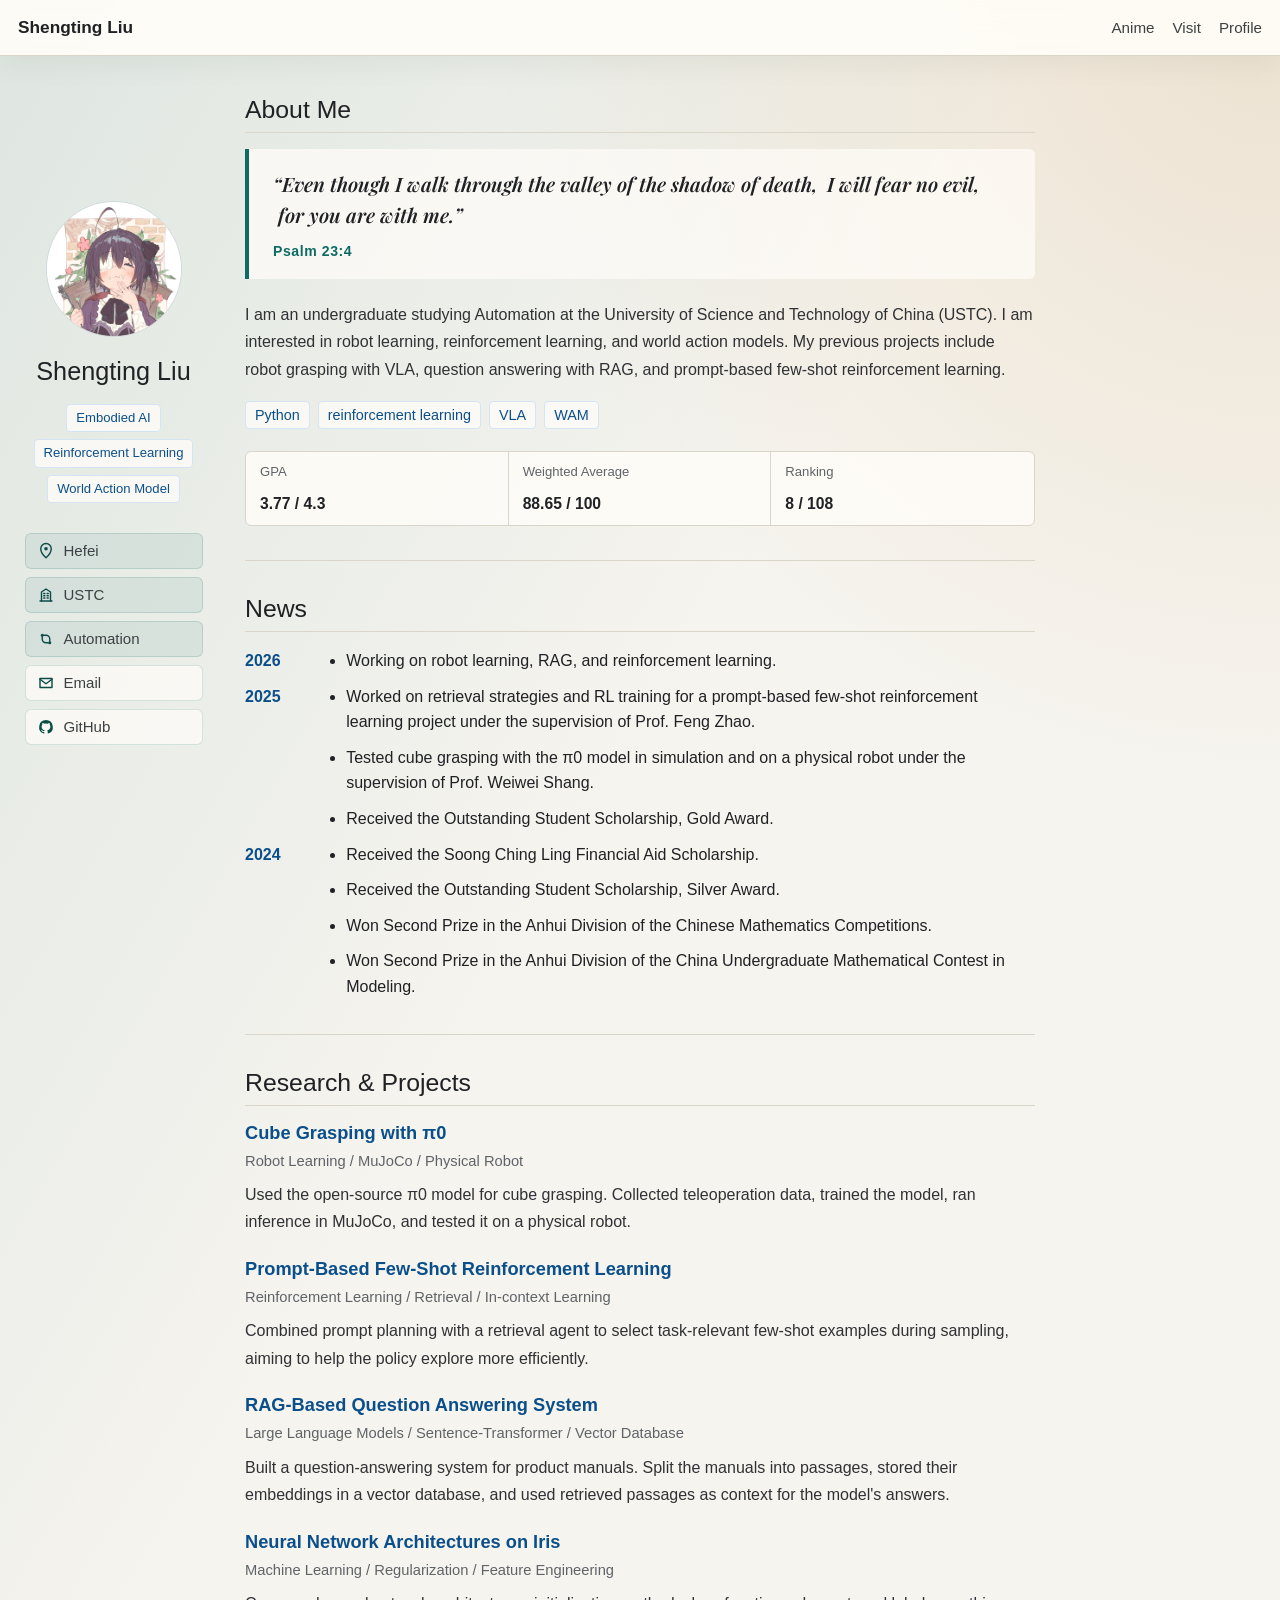
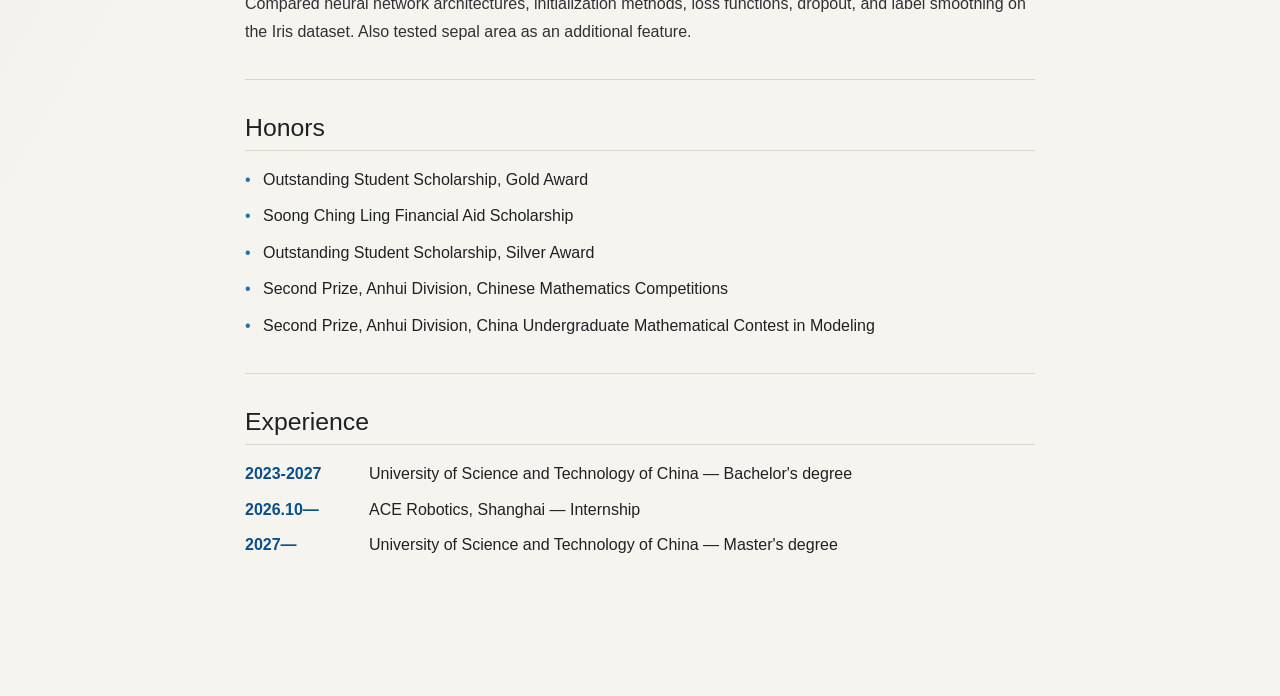
<file: index.html>
<!doctype html>
<html lang="en">
  <head>
    <meta charset="utf-8" />
    <meta name="viewport" content="width=device-width, initial-scale=1" />
    <title>Shengting Liu</title>
    <meta
      name="description"
      content="Shengting Liu's homepage: research, experience, projects, and personal notes."
    />
    <link rel="preconnect" href="https://fonts.googleapis.com" />
    <link rel="preconnect" href="https://fonts.gstatic.com" crossorigin />
    <link href="https://fonts.googleapis.com/css2?family=Playfair+Display:ital,wght@0,600;1,600&display=swap" rel="stylesheet" />
    <link rel="stylesheet" href="styles.css?v=2026091103" />
  </head>
  <body>
    <main class="academic-page">
      <header class="top-nav">
        <a class="site-name" href="#about">Shengting Liu</a>
        <nav aria-label="Sections">
          <a href="pages/anime.html">Anime</a>
          <a href="pages/visit.html">Visit</a>
          <a href="#about">Profile</a>
        </nav>
      </header>

      <div class="layout">
        <aside class="profile-panel" data-sidebar data-sidebar-src="components/sidebar.html" data-sidebar-base=""></aside>

        <section class="content">
          <section class="section" id="about">
            <h2>About Me</h2>
            <blockquote class="about-verse">
              <p>“Even though I walk through the valley of the shadow of death, &nbsp;I will fear no evil, &nbsp;for you are with me.”</p>
              <cite>Psalm 23:4</cite>
            </blockquote>
            <p>
              I am an undergraduate studying Automation at the University of Science and Technology of China (USTC). I am interested in robot learning, reinforcement learning, and world action models. My previous projects include robot grasping with VLA, question answering with RAG, and prompt-based few-shot reinforcement learning.
            </p>
            <div class="skill-row">
              <span>Python</span>
              <span>reinforcement learning</span>
              <span>VLA</span>
              <span>WAM</span>
            </div>
            <div class="metrics metrics-main" aria-label="Academic record">
              <div>
                <span>GPA</span>
                <strong>3.77 / 4.3</strong>
              </div>
              <div>
                <span>Weighted Average</span>
                <strong>88.65 / 100</strong>
              </div>
              <div>
                <span>Ranking</span>
                <strong>8 / 108</strong>
              </div>
            </div>
          </section>

          <section class="section" id="news">
            <h2>News</h2>
            <ul class="news-list">
              <li>
                <time datetime="2026">2026</time>
                <ul class="news-events">
                  <li>Working on robot learning, RAG, and reinforcement learning.</li>
                </ul>
              </li>
              <li>
                <time datetime="2025">2025</time>
                <ul class="news-events">
                  <li>Worked on retrieval strategies and RL training for a prompt-based few-shot reinforcement learning project under the supervision of Prof. Feng Zhao.</li>
                  <li>Tested cube grasping with the &pi;0 model in simulation and on a physical robot under the supervision of Prof. Weiwei Shang.</li>
                  <li>Received the Outstanding Student Scholarship, Gold Award.</li>
                </ul>
              </li>
              <li>
                <time datetime="2024">2024</time>
                <ul class="news-events">
                  <li>Received the Soong Ching Ling Financial Aid Scholarship.</li>
                  <li>Received the Outstanding Student Scholarship, Silver Award.</li>
                  <li>Won Second Prize in the Anhui Division of the Chinese Mathematics Competitions.</li>
                  <li>Won Second Prize in the Anhui Division of the China Undergraduate Mathematical Contest in Modeling.</li>
                </ul>
              </li>
            </ul>
          </section>

          <section class="section" id="projects">
            <h2>Research & Projects</h2>
            <div class="project-list">
              <article class="project-card">
                <h3>Cube Grasping with &pi;0</h3>
                <p class="meta">Robot Learning / MuJoCo / Physical Robot</p>
                <p>
                  Used the open-source &pi;0 model for cube grasping. Collected teleoperation data, trained the model, ran inference in MuJoCo, and tested it on a physical robot.
                </p>
              </article>
              <article class="project-card">
                <h3>Prompt-Based Few-Shot Reinforcement Learning</h3>
                <p class="meta">Reinforcement Learning / Retrieval / In-context Learning</p>
                <p>
                  Combined prompt planning with a retrieval agent to select task-relevant few-shot examples during sampling, aiming to help the policy explore more efficiently.
                </p>
              </article>
              <article class="project-card">
                <h3>RAG-Based Question Answering System</h3>
                <p class="meta">Large Language Models / Sentence-Transformer / Vector Database</p>
                <p>
                  Built a question-answering system for product manuals. Split the manuals into passages, stored their embeddings in a vector database, and used retrieved passages as context for the model's answers.
                </p>
              </article>
              <article class="project-card">
                <h3>Neural Network Architectures on Iris</h3>
                <p class="meta">Machine Learning / Regularization / Feature Engineering</p>
                <p>
                  Compared neural network architectures, initialization methods, loss functions, dropout, and label smoothing on the Iris dataset. Also tested sepal area as an additional feature.
                </p>
              </article>
            </div>
          </section>

          <section class="section" id="honors">
            <h2>Honors</h2>
            <ul class="plain-list">
              <li>Outstanding Student Scholarship, Gold Award</li>
              <li>Soong Ching Ling Financial Aid Scholarship</li>
              <li>Outstanding Student Scholarship, Silver Award</li>
              <li>Second Prize, Anhui Division, Chinese Mathematics Competitions</li>
              <li>Second Prize, Anhui Division, China Undergraduate Mathematical Contest in Modeling</li>
            </ul>
          </section>

          <section class="section" id="experience">
            <h2>Experience</h2>
            <ul class="timeline-list">
              <li>
                <time>2023-2027</time>
                <span>University of Science and Technology of China — Bachelor's degree</span>
              </li>
              <li>
                <time>2026.10—</time>
                <span>ACE Robotics, Shanghai — Internship</span>
              </li>
              <li>
                <time>2027—</time>
                <span>University of Science and Technology of China — Master's degree</span>
              </li>
            </ul>
          </section>
        </section>
      </div>
    </main>
    <script defer src="scripts/sidebar.js"></script>
  </body>
</html>
</file>
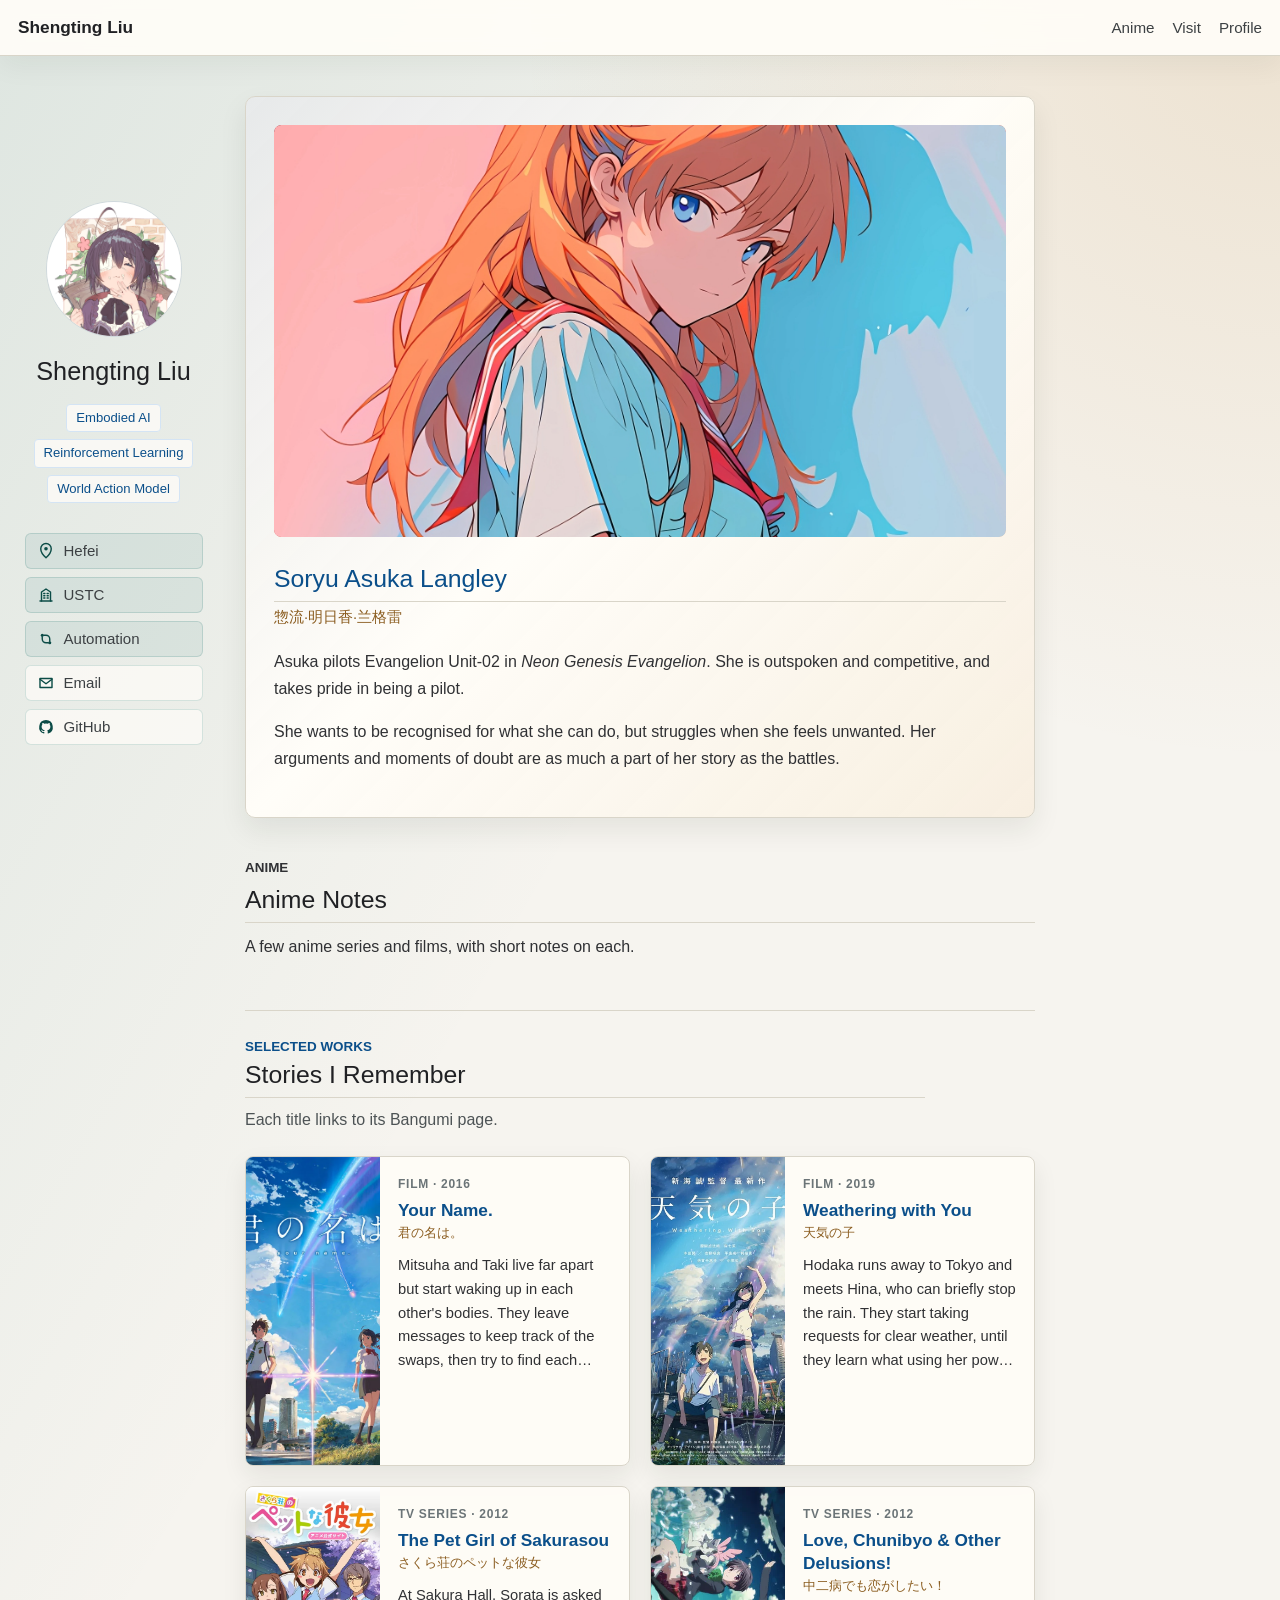
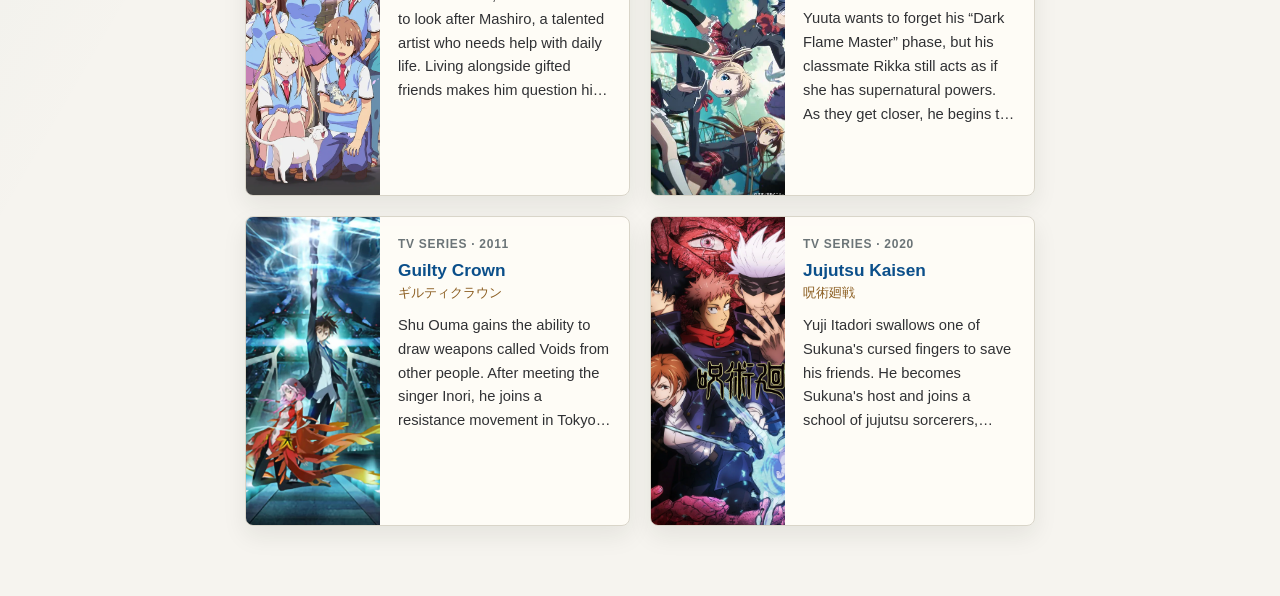
<file: pages/anime.html>
<!doctype html>
<html lang="en">
  <head>
    <meta charset="utf-8" />
    <meta name="viewport" content="width=device-width, initial-scale=1" />
    <title>Anime Notes | Shengting Liu</title>
    <meta name="description" content="Anime notes by Shengting Liu." />
    <link rel="stylesheet" href="../styles.css?v=2026083007" />
  </head>
  <body>
    <main class="academic-page">
      <header class="top-nav">
        <a class="site-name" href="../index.html#about">Shengting Liu</a>
        <nav aria-label="Sections">
          <a href="anime.html" aria-current="page">Anime</a>
          <a href="visit.html">Visit</a>
          <a href="../index.html#about">Profile</a>
        </nav>
      </header>
      <div class="layout">
        <aside class="profile-panel" data-sidebar data-sidebar-src="../components/sidebar.html" data-sidebar-base="../"></aside>
        <section class="content">
          <section class="character-spotlight" aria-labelledby="asuka-title">
            <article class="character-panel character-panel-asuka">
              <a class="asuka-profile-image-link" href="asuka.html" aria-label="Read more about Soryu Asuka Langley">
                <div class="character-panel-art character-panel-art-asuka">
                  <img src="../images/akuka.jpg" alt="Soryu Asuka Langley" width="864" height="864" />
                </div>
              </a>
              <div class="character-panel-copy">
                <h2 id="asuka-title"><a href="asuka.html">Soryu Asuka Langley</a></h2>
                <p class="character-panel-japanese">惣流·明日香·兰格雷</p>
                <p>Asuka pilots Evangelion Unit-02 in <em>Neon Genesis Evangelion</em>. She is outspoken and competitive, and takes pride in being a pilot.</p>
                <p>She wants to be recognised for what she can do, but struggles when she feels unwanted. Her arguments and moments of doubt are as much a part of her story as the battles.</p>
              </div>
            </article>
          </section>
          <section class="section anime-intro">
            <p class="anime-kicker">Anime</p>
            <h2>Anime Notes</h2>
            <p>A few anime series and films, with short notes on each.</p>
          </section>
          <section class="anime-library" aria-labelledby="anime-library-title">
            <div class="anime-library-heading">
              <p class="anime-kicker">Selected works</p>
              <h2 id="anime-library-title">Stories I Remember</h2>
              <p>Each title links to its Bangumi page.</p>
            </div>
            <div class="anime-work-grid">
              <a class="anime-work-link" href="https://bgm.tv/subject/160209" target="_blank" rel="noreferrer" aria-label="Open Your Name. on Bangumi">
                <article class="anime-work-card">
                  <img src="../images/anime-your-name.webp" alt="Your Name anime promotional poster" width="630" height="889" loading="lazy" decoding="async" />
                  <div class="anime-work-copy">
                    <p class="anime-work-meta">Film · 2016</p>
                    <h3>Your Name.</h3>
                    <p class="anime-work-japanese">君の名は。</p>
                    <p>Mitsuha and Taki live far apart but start waking up in each other's bodies. They leave messages to keep track of the swaps, then try to find each other when the exchanges stop.</p>
                  </div>
                </article>
              </a>
              <a class="anime-work-link" href="https://bgm.tv/subject/269235" target="_blank" rel="noreferrer" aria-label="Open Weathering with You on Bangumi">
                <article class="anime-work-card">
                  <img src="../images/anime-weathering.webp" alt="Weathering with You anime promotional poster" width="800" height="1129" loading="lazy" decoding="async" />
                  <div class="anime-work-copy">
                    <p class="anime-work-meta">Film · 2019</p>
                    <h3>Weathering with You</h3>
                    <p class="anime-work-japanese">天気の子</p>
                    <p>Hodaka runs away to Tokyo and meets Hina, who can briefly stop the rain. They start taking requests for clear weather, until they learn what using her power costs her.</p>
                  </div>
                </article>
              </a>
              <a class="anime-work-link" href="https://bgm.tv/subject/41488" target="_blank" rel="noreferrer" aria-label="Open The Pet Girl of Sakurasou on Bangumi">
                <article class="anime-work-card">
                  <img src="../images/anime-sakurasou.webp" alt="The Pet Girl of Sakurasou anime promotional poster" width="680" height="1000" loading="lazy" decoding="async" />
                  <div class="anime-work-copy">
                    <p class="anime-work-meta">TV series · 2012</p>
                    <h3>The Pet Girl of Sakurasou</h3>
                    <p class="anime-work-japanese">さくら荘のペットな彼女</p>
                    <p>At Sakura Hall, Sorata is asked to look after Mashiro, a talented artist who needs help with daily life. Living alongside gifted friends makes him question his own ambitions and how far effort can take him.</p>
                  </div>
                </article>
              </a>
              <a class="anime-work-link" href="https://bgm.tv/subject/29648" target="_blank" rel="noreferrer" aria-label="Open Love, Chunibyo and Other Delusions! on Bangumi">
                <article class="anime-work-card">
                  <img src="../images/anime-chunibyo.webp" alt="Love, Chunibyo and Other Delusions anime promotional visual" width="420" height="600" loading="lazy" decoding="async" />
                  <div class="anime-work-copy">
                    <p class="anime-work-meta">TV series · 2012</p>
                    <h3>Love, Chunibyo &amp; Other Delusions!</h3>
                    <p class="anime-work-japanese">中二病でも恋がしたい！</p>
                    <p>Yuuta wants to forget his “Dark Flame Master” phase, but his classmate Rikka still acts as if she has supernatural powers. As they get closer, he begins to understand why she holds on to that imaginary world.</p>
                  </div>
                </article>
              </a>
              <a class="anime-work-link" href="https://bgm.tv/subject/18635" target="_blank" rel="noreferrer" aria-label="Open Guilty Crown on Bangumi">
                <article class="anime-work-card">
                  <img src="../images/anime-guilty-crown.webp" alt="Guilty Crown anime promotional visual" width="700" height="988" loading="lazy" decoding="async" />
                  <div class="anime-work-copy">
                    <p class="anime-work-meta">TV series · 2011</p>
                    <h3>Guilty Crown</h3>
                    <p class="anime-work-japanese">ギルティクラウン</p>
                    <p>Shu Ouma gains the ability to draw weapons called Voids from other people. After meeting the singer Inori, he joins a resistance movement in Tokyo, where the effects of an outbreak are still being felt.</p>
                  </div>
                </article>
              </a>
              <a class="anime-work-link" href="https://bgm.tv/subject/294993" target="_blank" rel="noreferrer" aria-label="Open Jujutsu Kaisen on Bangumi">
                <article class="anime-work-card">
                  <img src="../images/anime-jujutsu-kaisen.webp" alt="Jujutsu Kaisen anime promotional visual" width="1200" height="1697" loading="lazy" decoding="async" />
                  <div class="anime-work-copy">
                    <p class="anime-work-meta">TV series · 2020</p>
                    <h3>Jujutsu Kaisen</h3>
                    <p class="anime-work-japanese">呪術廻戦</p>
                    <p>Yuji Itadori swallows one of Sukuna's cursed fingers to save his friends. He becomes Sukuna's host and joins a school of jujutsu sorcerers, where he learns to fight curses alongside other students.</p>
                  </div>
                </article>
              </a>
            </div>
          </section>
        </section>
      </div>
    </main>
    <script defer src="../scripts/sidebar.js"></script>
  </body>
</html>
</file>
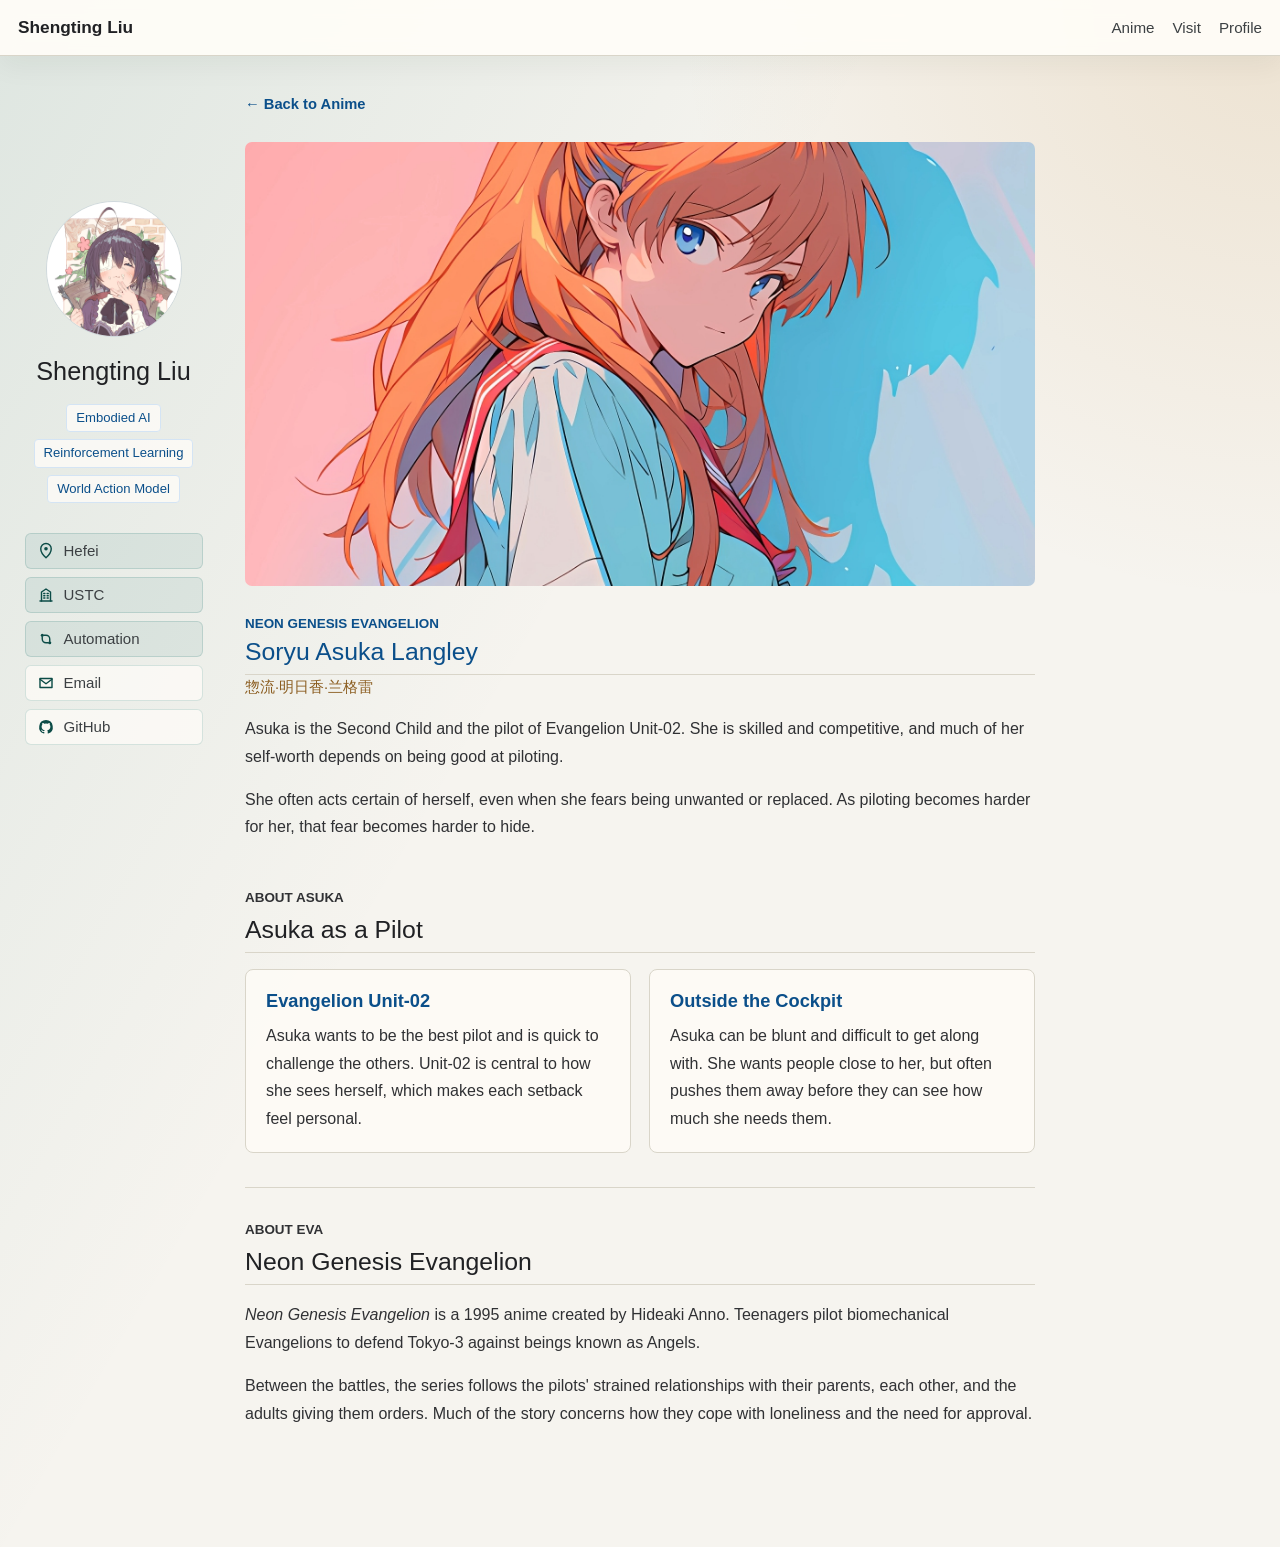
<file: pages/asuka.html>
<!doctype html>
<html lang="en">
  <head>
    <meta charset="utf-8" />
    <meta name="viewport" content="width=device-width, initial-scale=1" />
    <title>Soryu Asuka Langley | Shengting Liu</title>
    <meta name="description" content="An introduction to Soryu Asuka Langley and Neon Genesis Evangelion." />
    <link rel="stylesheet" href="../styles.css?v=2026083007" />
  </head>
  <body>
    <main class="academic-page">
      <header class="top-nav">
        <a class="site-name" href="../index.html#about">Shengting Liu</a>
        <nav aria-label="Sections">
          <a href="anime.html" aria-current="page">Anime</a>
          <a href="visit.html">Visit</a>
          <a href="../index.html#about">Profile</a>
        </nav>
      </header>
      <div class="layout">
        <aside class="profile-panel" data-sidebar data-sidebar-src="../components/sidebar.html" data-sidebar-base="../"></aside>
        <section class="content">
          <article class="asuka-detail">
            <a class="asuka-detail-back" href="anime.html">← Back to Anime</a>

            <section class="asuka-detail-hero" aria-labelledby="asuka-detail-title">
              <div class="asuka-detail-art">
                <img src="../images/akuka.jpg" alt="Soryu Asuka Langley" width="864" height="864" />
              </div>
              <div class="asuka-detail-copy">
                <p class="anime-kicker">Neon Genesis Evangelion</p>
                <h2 id="asuka-detail-title">Soryu Asuka Langley</h2>
                <p class="character-panel-japanese">惣流·明日香·兰格雷</p>
                <p>Asuka is the Second Child and the pilot of Evangelion Unit-02. She is skilled and competitive, and much of her self-worth depends on being good at piloting.</p>
                <p>She often acts certain of herself, even when she fears being unwanted or replaced. As piloting becomes harder for her, that fear becomes harder to hide.</p>
              </div>
            </section>

            <section class="section asuka-detail-section">
              <p class="anime-kicker">About Asuka</p>
              <h2>Asuka as a Pilot</h2>
              <div class="asuka-detail-grid">
                <article class="asuka-detail-card">
                  <h3>Evangelion Unit-02</h3>
                  <p>Asuka wants to be the best pilot and is quick to challenge the others. Unit-02 is central to how she sees herself, which makes each setback feel personal.</p>
                </article>
                <article class="asuka-detail-card">
                  <h3>Outside the Cockpit</h3>
                  <p>Asuka can be blunt and difficult to get along with. She wants people close to her, but often pushes them away before they can see how much she needs them.</p>
                </article>
              </div>
            </section>

            <section class="section asuka-detail-section">
              <p class="anime-kicker">About Eva</p>
              <h2>Neon Genesis Evangelion</h2>
              <p><em>Neon Genesis Evangelion</em> is a 1995 anime created by Hideaki Anno. Teenagers pilot biomechanical Evangelions to defend Tokyo-3 against beings known as Angels.</p>
              <p>Between the battles, the series follows the pilots' strained relationships with their parents, each other, and the adults giving them orders. Much of the story concerns how they cope with loneliness and the need for approval.</p>
            </section>
          </article>
        </section>
      </div>
    </main>
    <script defer src="../scripts/sidebar.js"></script>
  </body>
</html>
</file>
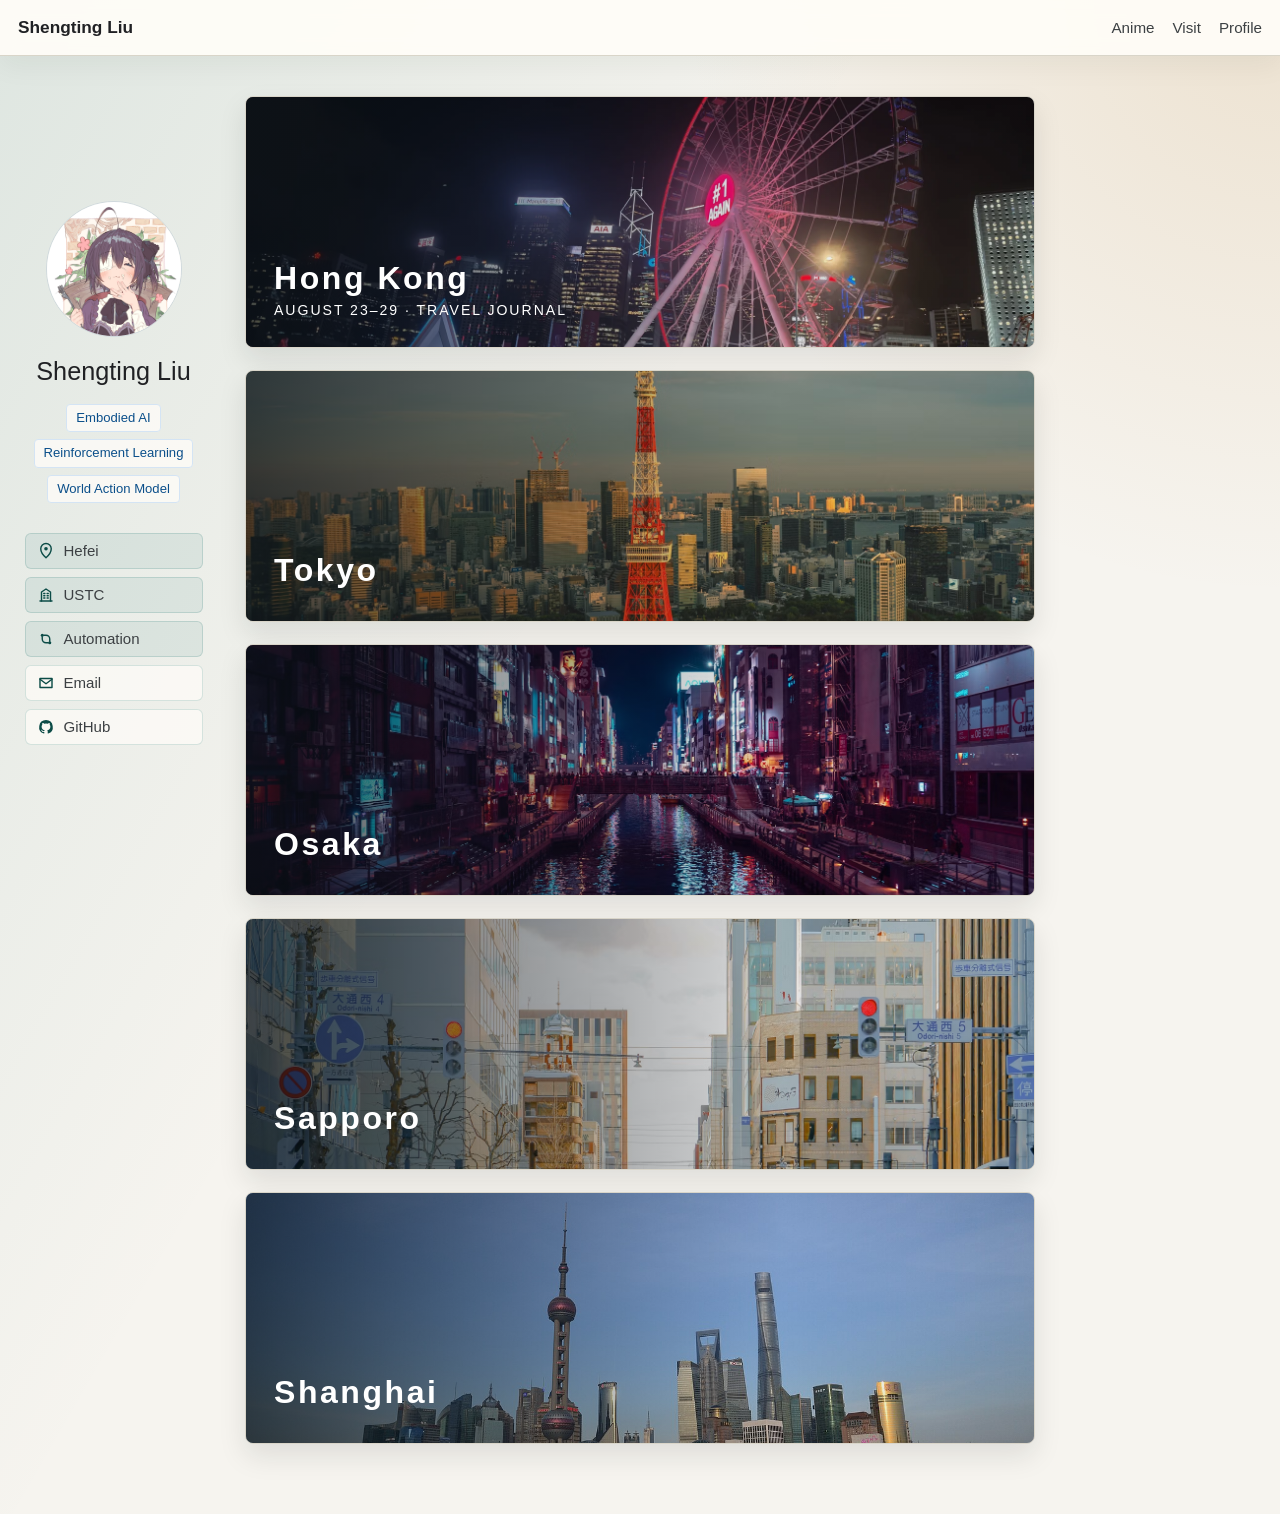
<file: pages/visit.html>
<!doctype html>
<html lang="en">
  <head>
    <meta charset="utf-8" />
    <meta name="viewport" content="width=device-width, initial-scale=1" />
    <title>Visit | Shengting Liu</title>
    <meta name="description" content="Visit notes and places by Shengting Liu." />
    <link rel="stylesheet" href="../styles.css?v=2026083007" />
  </head>
  <body>
    <main class="academic-page">
      <header class="top-nav">
        <a class="site-name" href="../index.html#about">Shengting Liu</a>
        <nav aria-label="Sections">
          <a href="anime.html">Anime</a>
          <a href="visit.html" aria-current="page">Visit</a>
          <a href="../index.html#about">Profile</a>
        </nav>
      </header>
      <div class="layout">
        <aside class="profile-panel" data-sidebar data-sidebar-src="../components/sidebar.html" data-sidebar-base="../"></aside>
        <section class="content">
          <div class="city-gallery" aria-label="Cities">
            <a class="city-card" href="visit/hong-kong.html" aria-label="View Hong Kong city page">
              <img
                src="../images/hongkong/web/harbour.webp"
                alt="The Hong Kong Observation Wheel illuminated at night"
              />
              <div class="city-card-label">
                <h3>Hong Kong</h3>
                <span>August 23–29 · Travel journal</span>
              </div>
            </a>

            <a class="city-card" href="visit/tokyo.html" aria-label="View Tokyo city page">
              <img
                src="../images/visit-tokyo.avif"
                alt="Tokyo Tower above the city skyline"
                loading="lazy"
              />
              <div class="city-card-label">
                <h3>Tokyo</h3>
              </div>
            </a>

            <a class="city-card" href="visit/osaka.html" aria-label="View Osaka city page">
              <img
                src="../images/visit-osaka.avif"
                alt="Dotonbori canal and city lights in Osaka"
                loading="lazy"
              />
              <div class="city-card-label">
                <h3>Osaka</h3>
              </div>
            </a>

            <a class="city-card" href="visit/sapporo.html" aria-label="View Sapporo city page">
              <img
                src="../images/visit-sapporo.avif"
                alt="Snowy winter street in Sapporo"
                loading="lazy"
              />
              <div class="city-card-label">
                <h3>Sapporo</h3>
              </div>
            </a>

            <a class="city-card" href="visit/shanghai.html" aria-label="View Shanghai city page">
              <img
                src="../images/visit-shanghai.jpg"
                alt="Shanghai's Pudong skyline seen from the Bund"
                loading="lazy"
              />
              <div class="city-card-label">
                <h3>Shanghai</h3>
              </div>
            </a>
          </div>
        </section>
      </div>
    </main>
    <script defer src="../scripts/sidebar.js"></script>
  </body>
</html>
</file>
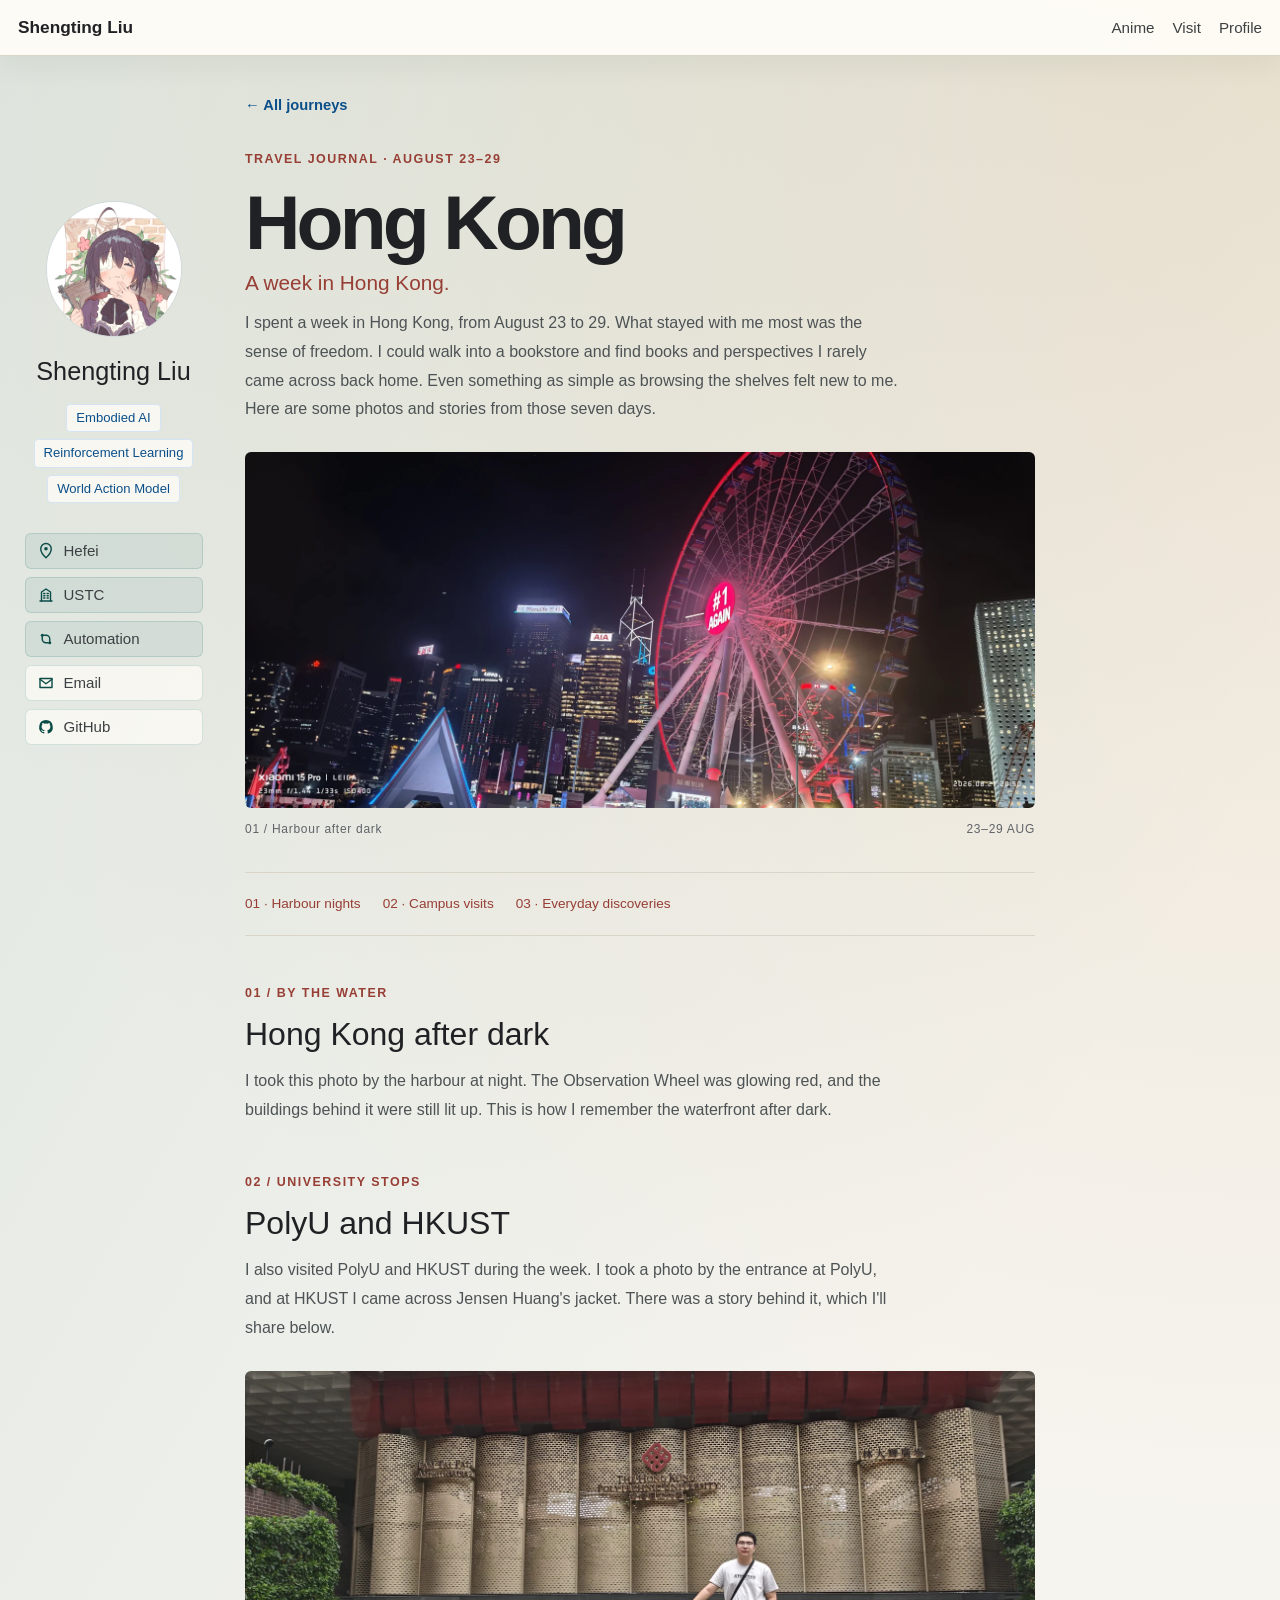
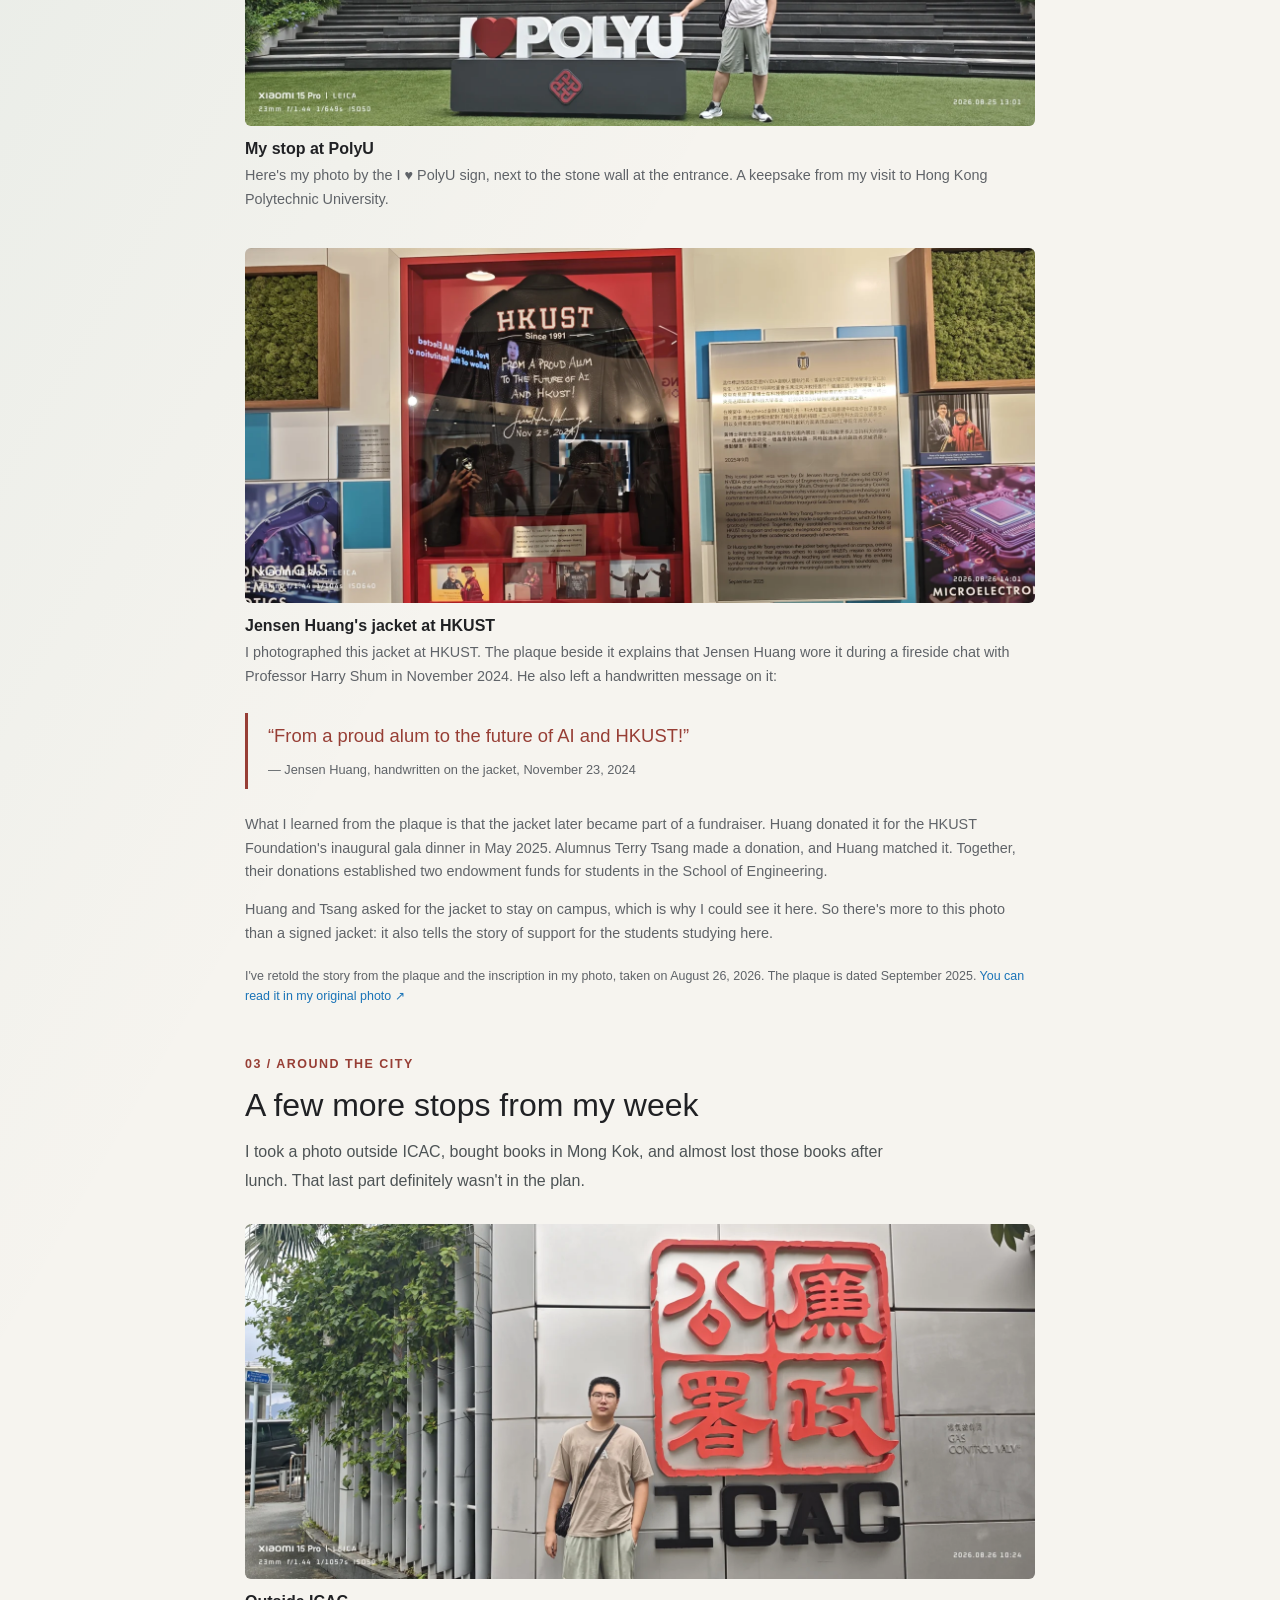
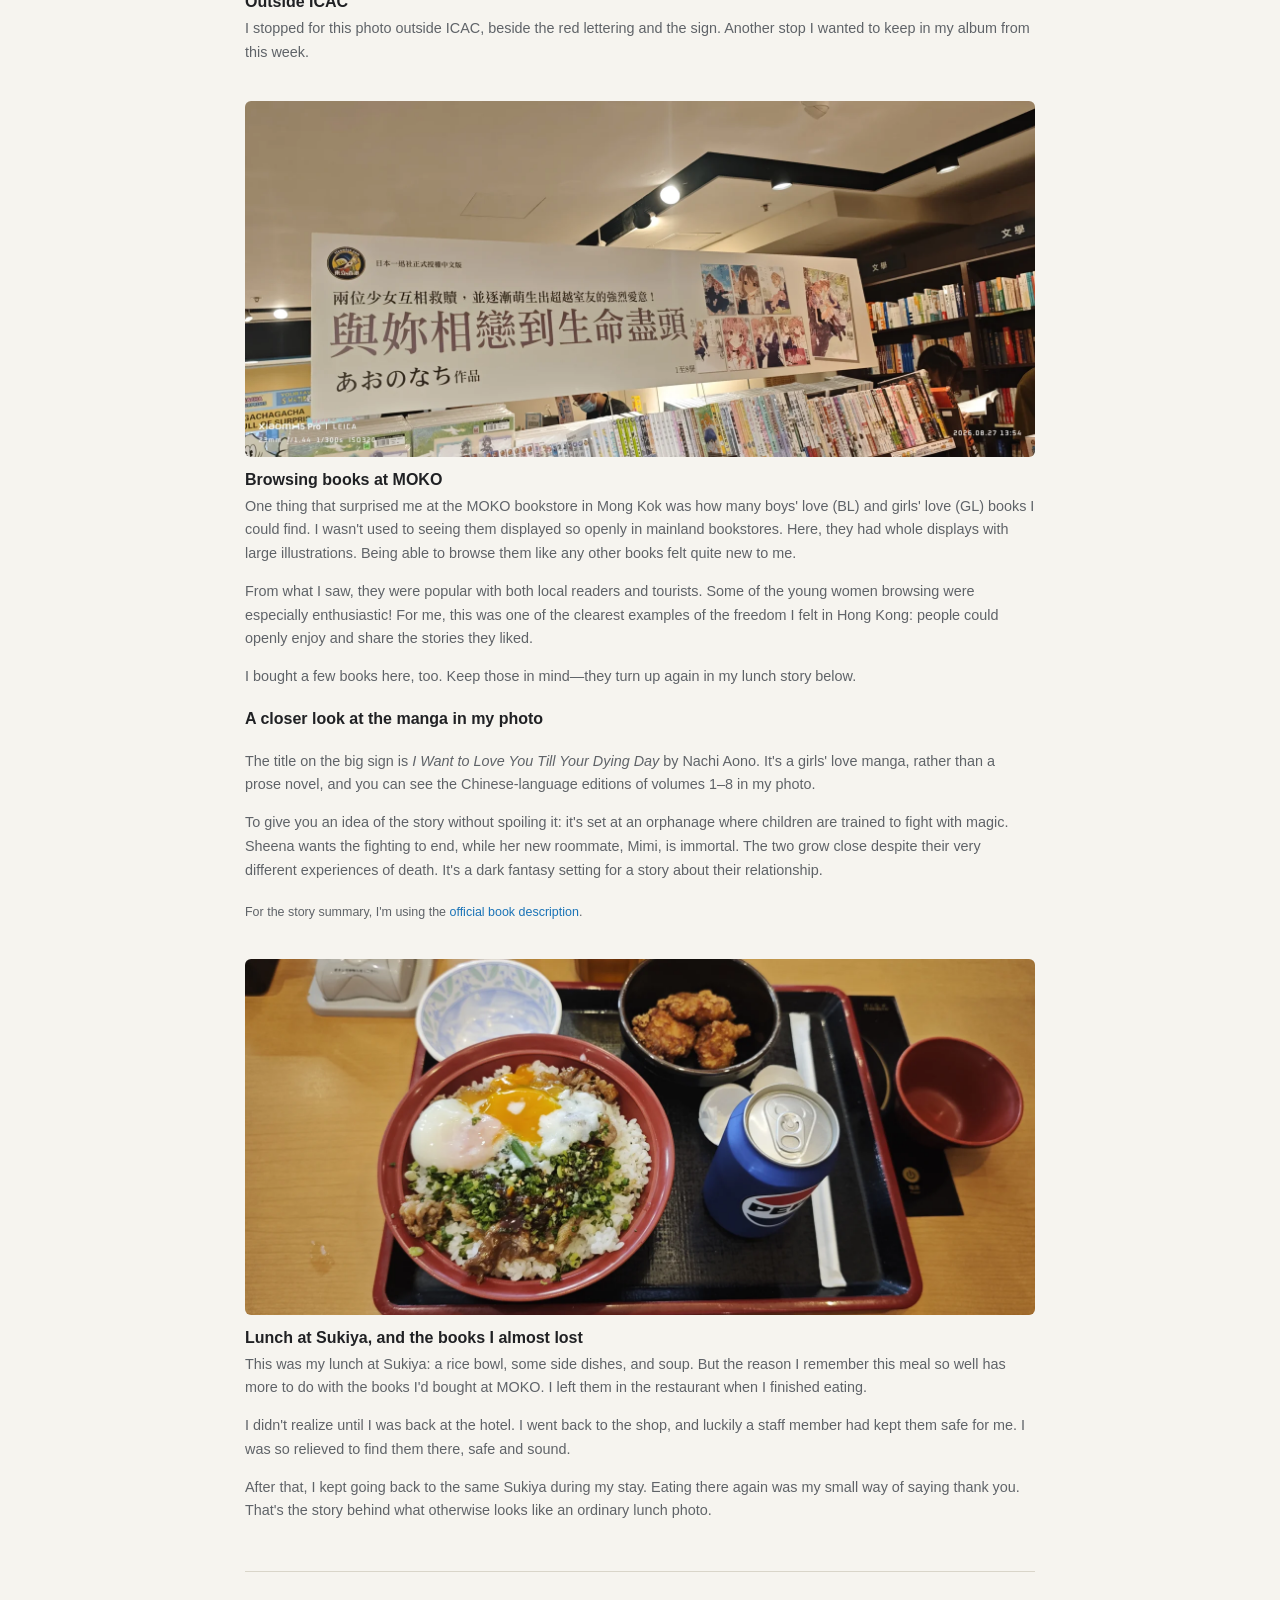
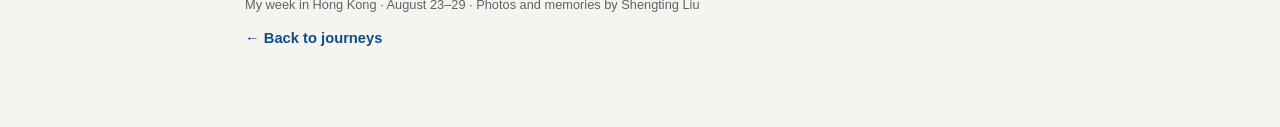
<file: pages/visit/hong-kong.html>
<!doctype html>
<html lang="en">
  <head>
    <meta charset="utf-8" />
    <meta name="viewport" content="width=device-width, initial-scale=1" />
    <title>Hong Kong | Visit</title>
    <meta name="description" content="My week in Hong Kong, August 23–29: the harbour at night, visits to PolyU and HKUST, books at MOKO, and the lunch where I almost lost them." />
    <link rel="stylesheet" href="../../styles.css?v=2026083007" />
    <link rel="stylesheet" href="hong-kong.css?v=20260905b" />
  </head>
  <body class="hk-page">
    <main class="academic-page">
      <header class="top-nav">
        <a class="site-name" href="../../index.html#about">Shengting Liu</a>
        <nav aria-label="Sections">
          <a href="../anime.html">Anime</a>
          <a href="../visit.html" aria-current="page">Visit</a>
          <a href="../../index.html#about">Profile</a>
        </nav>
      </header>
      <div class="layout">
        <aside class="profile-panel" data-sidebar data-sidebar-src="../../components/sidebar.html" data-sidebar-base="../../"></aside>
        <section class="content">
          <article class="hk-journal">
            <a class="city-detail-back" href="../visit.html">← All journeys</a>
            <header class="hk-heading">
              <p class="hk-eyebrow">Travel journal · August 23–29</p>
              <h2>Hong Kong</h2>
              <p class="hk-deck">A week in Hong Kong.</p>
              <p class="hk-intro">I spent a week in Hong Kong, from August 23 to 29. What stayed with me most was the sense of freedom. I could walk into a bookstore and find books and perspectives I rarely came across back home. Even something as simple as browsing the shelves felt new to me. Here are some photos and stories from those seven days.</p>
            </header>
            <figure class="hk-photo hk-cover">
              <a href="../../images/hongkong/Victoria%27s%20bay.jpg" target="_blank" rel="noopener" aria-label="Open full harbour photograph">
                <img src="../../images/hongkong/web/harbour.webp" alt="The Hong Kong Observation Wheel glowing red beside the waterfront at night" width="1600" height="720" fetchpriority="high" />
              </a>
              <figcaption><span>01 / Harbour after dark</span><span>23–29 AUG</span></figcaption>
            </figure>
            <nav class="hk-chapters" aria-label="Journal chapters">
              <a href="#harbour">01 · Harbour nights</a>
              <a href="#campuses">02 · Campus visits</a>
              <a href="#discoveries">03 · Everyday discoveries</a>
            </nav>
            <section id="harbour" class="hk-chapter">
              <p class="hk-eyebrow">01 / By the water</p>
              <h2>Hong Kong after dark</h2>
              <p>I took this photo by the harbour at night. The Observation Wheel was glowing red, and the buildings behind it were still lit up. This is how I remember the waterfront after dark.</p>
            </section>
            <section id="campuses" class="hk-chapter">
              <p class="hk-eyebrow">02 / University stops</p>
              <h2>PolyU and HKUST</h2>
              <p>I also visited PolyU and HKUST during the week. I took a photo by the entrance at PolyU, and at HKUST I came across Jensen Huang's jacket. There was a story behind it, which I'll share below.</p>
              <figure class="hk-photo">
                <a href="../../images/hongkong/%E6%B8%AF%E7%90%86%E5%B7%A5.jpg" target="_blank" rel="noopener" aria-label="Open full photograph: Hong Kong Polytechnic University">
                  <img src="../../images/hongkong/web/polyu.webp" alt="A photograph beside the I ♥ PolyU sign and the university's stone entrance wall." width="1600" height="720" loading="lazy" decoding="async" />
                </a>
                <figcaption><h3>My stop at PolyU</h3><p>Here's my photo by the I ♥ PolyU sign, next to the stone wall at the entrance. A keepsake from my visit to Hong Kong Polytechnic University.</p></figcaption>
              </figure>
              <figure class="hk-photo">
                <a href="../../images/hongkong/HKUST%20Jason%E2%80%98s%20Jacket.jpg" target="_blank" rel="noopener" aria-label="Open full photograph: Jensen Huang's jacket and its story at HKUST">
                  <img src="../../images/hongkong/web/hkust.webp" alt="Jensen Huang's signed black HKUST leather jacket in a red display case beside a plaque explaining its fundraising legacy." width="1600" height="720" loading="lazy" decoding="async" />
                </a>
                <figcaption class="hk-exhibit-story">
                  <h3>Jensen Huang's jacket at HKUST</h3>
                  <p>I photographed this jacket at HKUST. The plaque beside it explains that Jensen Huang wore it during a fireside chat with Professor Harry Shum in November 2024. He also left a handwritten message on it:</p>
                  <blockquote>“From a proud alum to the future of AI and HKUST!”<cite>— Jensen Huang, handwritten on the jacket, November 23, 2024</cite></blockquote>
                  <p>What I learned from the plaque is that the jacket later became part of a fundraiser. Huang donated it for the HKUST Foundation's inaugural gala dinner in May 2025. Alumnus Terry Tsang made a donation, and Huang matched it. Together, their donations established two endowment funds for students in the School of Engineering.</p>
                  <p>Huang and Tsang asked for the jacket to stay on campus, which is why I could see it here. So there's more to this photo than a signed jacket: it also tells the story of support for the students studying here.</p>
                  <p class="hk-exhibit-source">I've retold the story from the plaque and the inscription in my photo, taken on August 26, 2026. The plaque is dated September 2025. <a href="../../images/hongkong/HKUST%20Jason%E2%80%98s%20Jacket.jpg" target="_blank" rel="noopener">You can read it in my original photo ↗</a></p>
                </figcaption>
              </figure>
            </section>
            <section id="discoveries" class="hk-chapter">
              <p class="hk-eyebrow">03 / Around the city</p>
              <h2>A few more stops from my week</h2>
              <p>I took a photo outside ICAC, bought books in Mong Kok, and almost lost those books after lunch. That last part definitely wasn't in the plan.</p>
              <figure class="hk-photo">
                <a href="../../images/hongkong/%E5%BB%89%E6%94%BF%E5%85%AC%E7%BD%B2.jpg" target="_blank" rel="noopener" aria-label="Open full photograph: Outside ICAC">
                  <img src="../../images/hongkong/web/icac.webp" alt="A street-side photograph beside the red Chinese lettering and ICAC sign." width="1600" height="720" loading="lazy" decoding="async" />
                </a>
                <figcaption><h3>Outside ICAC</h3><p>I stopped for this photo outside ICAC, beside the red lettering and the sign. Another stop I wanted to keep in my album from this week.</p></figcaption>
              </figure>
              <figure class="hk-photo">
                <a href="../../images/hongkong/%E6%97%BA%E8%A7%92MOKO%E4%B9%A6%E5%BA%97.jpg" target="_blank" rel="noopener" aria-label="Open full photograph: A bookstore at MOKO, Mong Kok">
                  <img src="../../images/hongkong/web/bookstore.webp" alt="A MOKO bookstore display promoting Nachi Aono's manga I Want to Love You Till Your Dying Day above shelves of books." width="1600" height="720" loading="lazy" decoding="async" />
                </a>
                <figcaption class="hk-exhibit-story">
                  <h3>Browsing books at MOKO</h3>
                  <p>One thing that surprised me at the MOKO bookstore in Mong Kok was how many boys' love (BL) and girls' love (GL) books I could find. I wasn't used to seeing them displayed so openly in mainland bookstores. Here, they had whole displays with large illustrations. Being able to browse them like any other books felt quite new to me.</p>
                  <p>From what I saw, they were popular with both local readers and tourists. Some of the young women browsing were especially enthusiastic! For me, this was one of the clearest examples of the freedom I felt in Hong Kong: people could openly enjoy and share the stories they liked.</p>
                  <p>I bought a few books here, too. Keep those in mind—they turn up again in my lunch story below.</p>
                  <h4>A closer look at the manga in my photo</h4>
                  <p>The title on the big sign is <em>I Want to Love You Till Your Dying Day</em> by Nachi Aono. It's a girls' love manga, rather than a prose novel, and you can see the Chinese-language editions of volumes 1–8 in my photo.</p>
                  <p>To give you an idea of the story without spoiling it: it's set at an orphanage where children are trained to fight with magic. Sheena wants the fighting to end, while her new roommate, Mimi, is immortal. The two grow close despite their very different experiences of death. It's a dark fantasy setting for a story about their relationship.</p>
                  <p class="hk-exhibit-source">For the story summary, I'm using the <a href="https://www.penguinrandomhouse.com/books/772281/i-want-to-love-you-till-your-dying-day-1-by-nachi-aono/" target="_blank" rel="noopener">official book description</a>.</p>
                </figcaption>
              </figure>
              <figure class="hk-photo">
                <a href="../../images/hongkong/sukiya.jpg" target="_blank" rel="noopener" aria-label="Open full photograph: A meal at Sukiya">
                  <img src="../../images/hongkong/web/sukiya.webp" alt="A rice bowl, side dishes, and soup arranged together on a tray." width="1600" height="720" loading="lazy" decoding="async" />
                </a>
                <figcaption class="hk-exhibit-story">
                  <h3>Lunch at Sukiya, and the books I almost lost</h3>
                  <p>This was my lunch at Sukiya: a rice bowl, some side dishes, and soup. But the reason I remember this meal so well has more to do with the books I'd bought at MOKO. I left them in the restaurant when I finished eating.</p>
                  <p>I didn't realize until I was back at the hotel. I went back to the shop, and luckily a staff member had kept them safe for me. I was so relieved to find them there, safe and sound.</p>
                  <p>After that, I kept going back to the same Sukiya during my stay. Eating there again was my small way of saying thank you. That's the story behind what otherwise looks like an ordinary lunch photo.</p>
                </figcaption>
              </figure>
            </section>
            <footer class="hk-footer">
              <p>My week in Hong Kong · August 23–29 · Photos and memories by Shengting Liu</p>
              <a class="city-detail-back" href="../visit.html">← Back to journeys</a>
            </footer>
          </article>
        </section>
      </div>
    </main>
    <script defer src="../../scripts/sidebar.js"></script>
  </body>
</html>
</file>
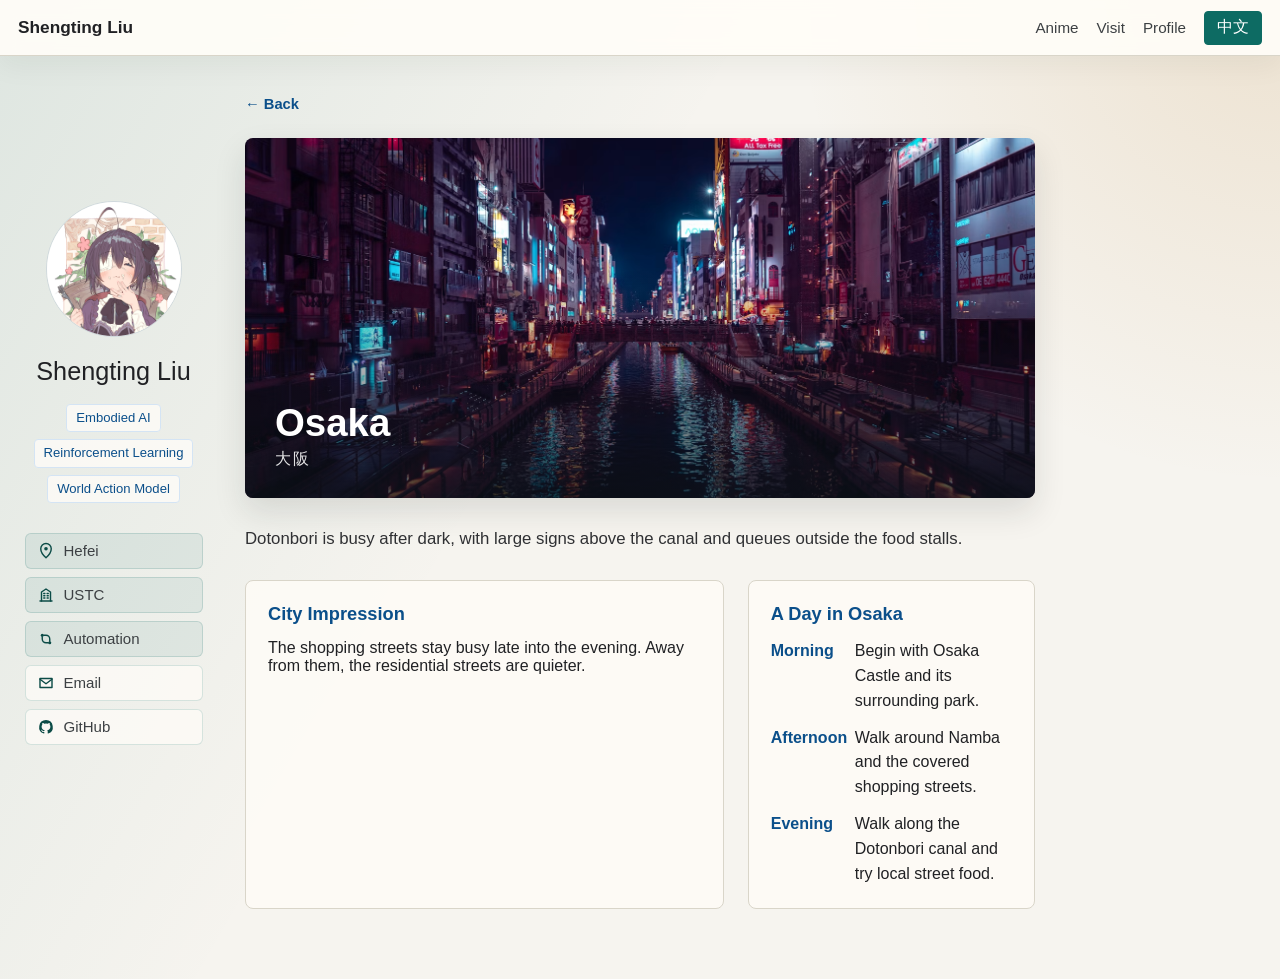
<file: pages/visit/osaka.html>
<!doctype html>
<html lang="en">
  <head>
    <meta charset="utf-8" />
    <meta name="viewport" content="width=device-width, initial-scale=1" />
    <title>Osaka | Visit</title>
    <meta name="description" content="A personal city note about Osaka." />
    <link rel="stylesheet" href="../../styles.css?v=2026083007" />
  </head>
  <body>
    <main class="academic-page">
      <header class="top-nav">
        <a class="site-name" href="../../index.html#about">Shengting Liu</a>
        <nav aria-label="Sections">
          <a href="../anime.html">Anime</a>
          <a href="../visit.html" aria-current="page">Visit</a>
          <a href="../../index.html#about">Profile</a>
          <button class="language-toggle" type="button" aria-label="Switch language"><span class="lang-en">中文</span><span class="lang-zh">English</span></button>
        </nav>
      </header>
      <div class="layout">
        <aside class="profile-panel" data-sidebar data-sidebar-src="../../components/sidebar.html" data-sidebar-base="../../"></aside>
        <section class="content">
          <article class="city-detail">
            <a class="city-detail-back" href="../visit.html"><span class="lang-en">← Back</span><span class="lang-zh">← 返回</span></a>
            <div class="city-detail-hero">
              <img
                src="../../images/visit-osaka.avif"
                alt="Dotonbori canal and city lights in Osaka"
              />
              <div class="city-detail-title">
                <h2><span class="lang-en">Osaka</span><span class="lang-zh">大阪</span></h2>
                <p><span class="lang-en">大阪</span><span class="lang-zh">Osaka</span></p>
              </div>
            </div>
            <p class="city-detail-lead lang-en">Dotonbori is busy after dark, with large signs above the canal and queues outside the food stalls.</p>
            <p class="city-detail-lead lang-zh">入夜后的道顿堀很热闹，河边挂着巨大的招牌，小吃摊前排着队。</p>
            <div class="city-detail-grid">
              <section class="city-detail-section">
                <h3><span class="lang-en">City Impression</span><span class="lang-zh">城市印象</span></h3>
                <p class="lang-en">The shopping streets stay busy late into the evening. Away from them, the residential streets are quieter.</p>
                <p class="lang-zh">商业街到了晚上仍然很热闹，拐进附近的居民区就安静多了。</p>
              </section>
              <section class="city-detail-section">
                <h3><span class="lang-en">A Day in Osaka</span><span class="lang-zh">一日随记</span></h3>
                <ul class="city-note-list">
                  <li><strong><span class="lang-en">Morning</span><span class="lang-zh">上午</span></strong><span class="lang-en">Begin with Osaka Castle and its surrounding park.</span><span class="lang-zh">从大阪城及周边公园开始。</span></li>
                  <li><strong><span class="lang-en">Afternoon</span><span class="lang-zh">下午</span></strong><span class="lang-en">Walk around Namba and the covered shopping streets.</span><span class="lang-zh">逛逛难波和有顶棚的商业街。</span></li>
                  <li><strong><span class="lang-en">Evening</span><span class="lang-zh">晚上</span></strong><span class="lang-en">Walk along the Dotonbori canal and try local street food.</span><span class="lang-zh">沿道顿堀运河散步并品尝当地小吃。</span></li>
                </ul>
              </section>
            </div>
          </article>
        </section>
      </div>
    </main>
    <script>
      (() => {
        const key = "city-language";
        const button = document.querySelector(".language-toggle");
        const applyLanguage = (language) => {
          document.body.classList.toggle("city-language-zh", language === "zh");
          document.documentElement.lang = language === "zh" ? "zh-CN" : "en";
          button.setAttribute("aria-label", language === "zh" ? "Switch to English" : "切换到中文");
        };
        applyLanguage(sessionStorage.getItem(key) || "en");
        button.addEventListener("click", () => {
          const language = document.body.classList.contains("city-language-zh") ? "en" : "zh";
          sessionStorage.setItem(key, language);
          applyLanguage(language);
        });
      })();
    </script>
    <script defer src="../../scripts/sidebar.js"></script>
  </body>
</html>
</file>
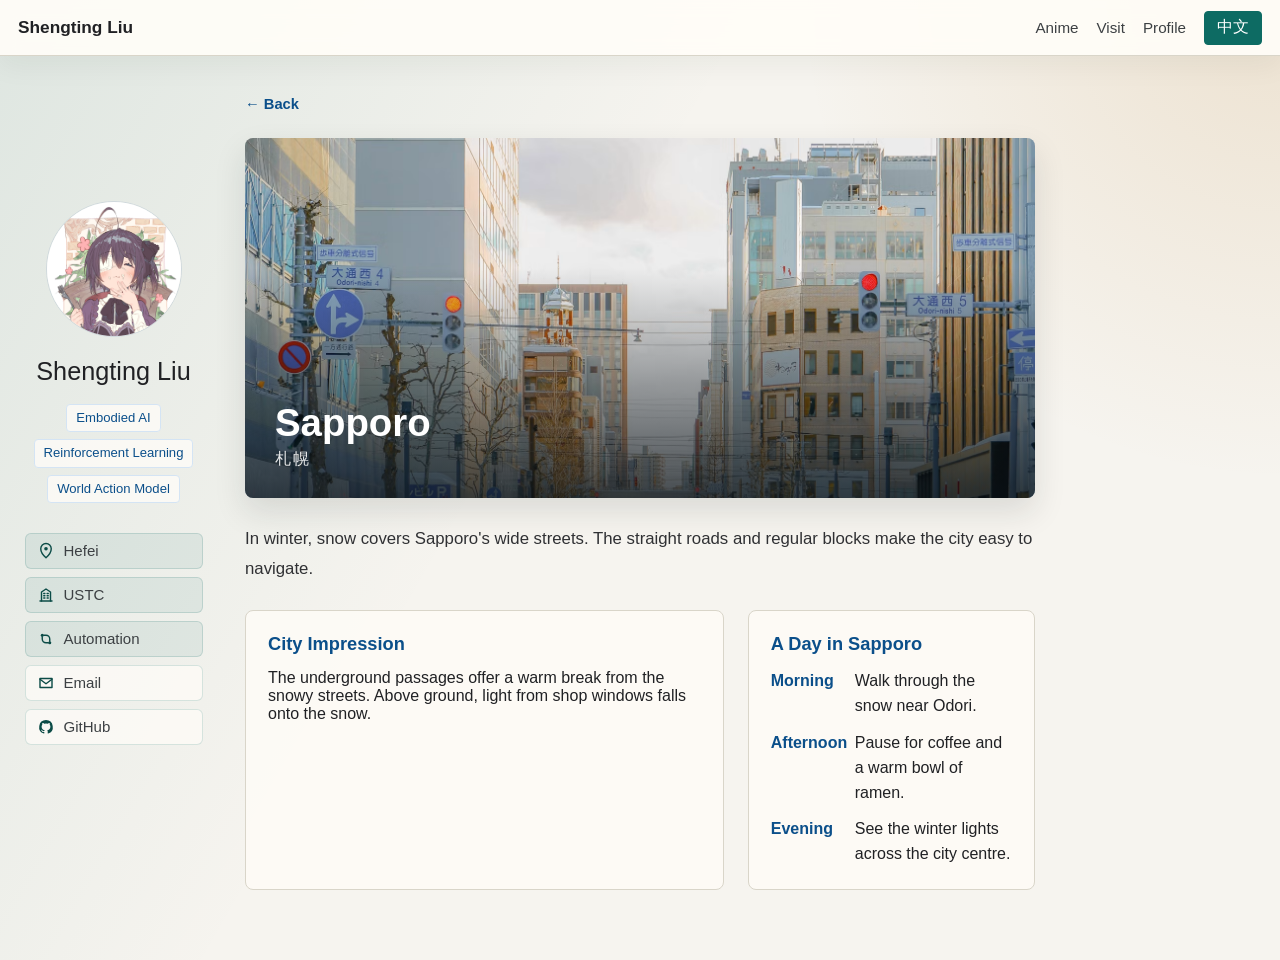
<file: pages/visit/sapporo.html>
<!doctype html>
<html lang="en">
  <head>
    <meta charset="utf-8" />
    <meta name="viewport" content="width=device-width, initial-scale=1" />
    <title>Sapporo | Visit</title>
    <meta name="description" content="A personal city note about Sapporo." />
    <link rel="stylesheet" href="../../styles.css?v=2026083007" />
  </head>
  <body>
    <main class="academic-page">
      <header class="top-nav">
        <a class="site-name" href="../../index.html#about">Shengting Liu</a>
        <nav aria-label="Sections">
          <a href="../anime.html">Anime</a>
          <a href="../visit.html" aria-current="page">Visit</a>
          <a href="../../index.html#about">Profile</a>
          <button class="language-toggle" type="button" aria-label="Switch language"><span class="lang-en">中文</span><span class="lang-zh">English</span></button>
        </nav>
      </header>
      <div class="layout">
        <aside class="profile-panel" data-sidebar data-sidebar-src="../../components/sidebar.html" data-sidebar-base="../../"></aside>
        <section class="content">
          <article class="city-detail">
            <a class="city-detail-back" href="../visit.html"><span class="lang-en">← Back</span><span class="lang-zh">← 返回</span></a>
            <div class="city-detail-hero">
              <img src="../../images/visit-sapporo.avif" alt="Snowy winter street in Sapporo" />
              <div class="city-detail-title">
                <h2><span class="lang-en">Sapporo</span><span class="lang-zh">札幌</span></h2>
                <p><span class="lang-en">札幌</span><span class="lang-zh">Sapporo</span></p>
              </div>
            </div>
            <p class="city-detail-lead lang-en">In winter, snow covers Sapporo's wide streets. The straight roads and regular blocks make the city easy to navigate.</p>
            <p class="city-detail-lead lang-zh">冬天的札幌，宽阔的街道上铺着积雪。道路笔直，街区方正，认路并不难。</p>
            <div class="city-detail-grid">
              <section class="city-detail-section">
                <h3><span class="lang-en">City Impression</span><span class="lang-zh">城市印象</span></h3>
                <p class="lang-en">The underground passages offer a warm break from the snowy streets. Above ground, light from shop windows falls onto the snow.</p>
                <p class="lang-zh">外面冷的时候，可以到地下通道里暖和一下。地面上，沿街店铺的灯光照在雪地里。</p>
              </section>
              <section class="city-detail-section">
                <h3><span class="lang-en">A Day in Sapporo</span><span class="lang-zh">一日随记</span></h3>
                <ul class="city-note-list">
                  <li><strong><span class="lang-en">Morning</span><span class="lang-zh">上午</span></strong><span class="lang-en">Walk through the snow near Odori.</span><span class="lang-zh">在大通附近的雪中散步。</span></li>
                  <li><strong><span class="lang-en">Afternoon</span><span class="lang-zh">下午</span></strong><span class="lang-en">Pause for coffee and a warm bowl of ramen.</span><span class="lang-zh">喝杯咖啡，再吃一碗热拉面。</span></li>
                  <li><strong><span class="lang-en">Evening</span><span class="lang-zh">晚上</span></strong><span class="lang-en">See the winter lights across the city centre.</span><span class="lang-zh">欣赏市中心的冬季灯光。</span></li>
                </ul>
              </section>
            </div>
          </article>
        </section>
      </div>
    </main>
    <script>
      (() => {
        const key = "city-language";
        const button = document.querySelector(".language-toggle");
        const applyLanguage = (language) => {
          document.body.classList.toggle("city-language-zh", language === "zh");
          document.documentElement.lang = language === "zh" ? "zh-CN" : "en";
          button.setAttribute("aria-label", language === "zh" ? "Switch to English" : "切换到中文");
        };
        applyLanguage(sessionStorage.getItem(key) || "en");
        button.addEventListener("click", () => {
          const language = document.body.classList.contains("city-language-zh") ? "en" : "zh";
          sessionStorage.setItem(key, language);
          applyLanguage(language);
        });
      })();
    </script>
    <script defer src="../../scripts/sidebar.js"></script>
  </body>
</html>
</file>
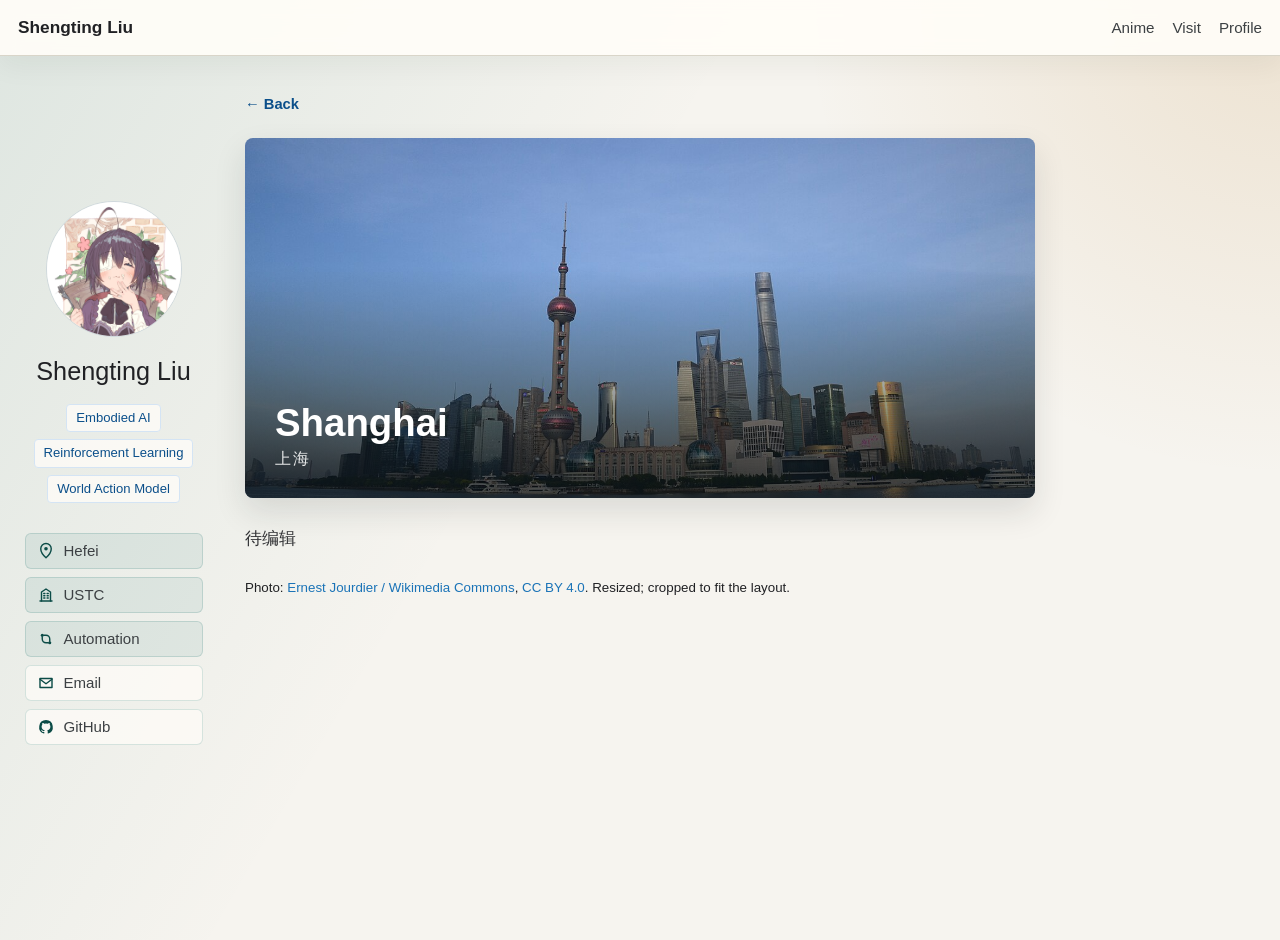
<file: pages/visit/shanghai.html>
<!doctype html>
<html lang="en">
  <head>
    <meta charset="utf-8" />
    <meta name="viewport" content="width=device-width, initial-scale=1" />
    <title>Shanghai | Visit</title>
    <meta name="description" content="A personal city note about Shanghai." />
    <link rel="stylesheet" href="../../styles.css?v=2026083007" />
  </head>
  <body>
    <main class="academic-page">
      <header class="top-nav">
        <a class="site-name" href="../../index.html#about">Shengting Liu</a>
        <nav aria-label="Sections">
          <a href="../anime.html">Anime</a>
          <a href="../visit.html" aria-current="page">Visit</a>
          <a href="../../index.html#about">Profile</a>
        </nav>
      </header>
      <div class="layout">
        <aside class="profile-panel" data-sidebar data-sidebar-src="../../components/sidebar.html" data-sidebar-base="../../"></aside>
        <section class="content">
          <article class="city-detail">
            <a class="city-detail-back" href="../visit.html">← Back</a>
            <div class="city-detail-hero">
              <img
                src="../../images/visit-shanghai.jpg"
                alt="Shanghai's Pudong skyline seen from the Bund"
              />
              <div class="city-detail-title">
                <h2>Shanghai</h2>
                <p>上海</p>
              </div>
            </div>
            <!-- Add your Shanghai notes here. -->
            <p class="city-detail-lead">待编辑</p>
            <small>Photo: <a href="https://commons.wikimedia.org/wiki/File:Shanghai_skyline_Pudong.jpg">Ernest Jourdier / Wikimedia Commons</a>, <a href="https://creativecommons.org/licenses/by/4.0/">CC BY 4.0</a>. Resized; cropped to fit the layout.</small>
          </article>
        </section>
      </div>
    </main>
    <script defer src="../../scripts/sidebar.js"></script>
  </body>
</html>
</file>
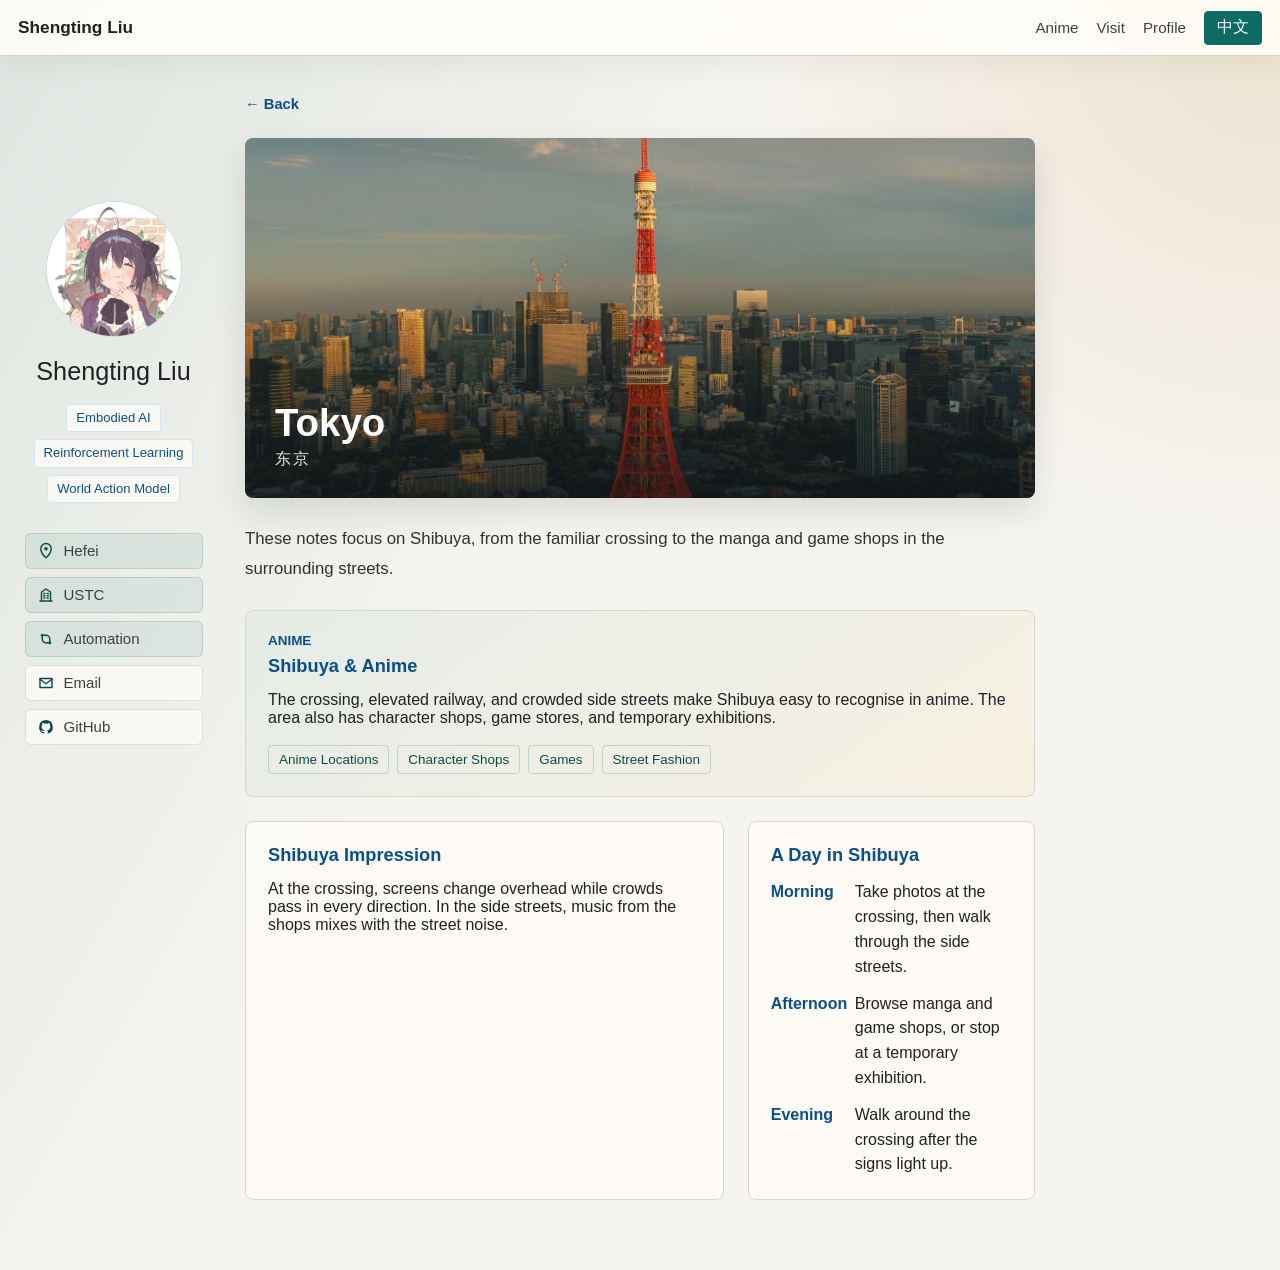
<file: pages/visit/tokyo.html>
<!doctype html>
<html lang="en">
  <head>
    <meta charset="utf-8" />
    <meta name="viewport" content="width=device-width, initial-scale=1" />
    <title>Tokyo | Visit</title>
    <meta name="description" content="A personal city note about Tokyo." />
    <link rel="stylesheet" href="../../styles.css?v=2026083007" />
  </head>
  <body>
    <main class="academic-page">
      <header class="top-nav">
        <a class="site-name" href="../../index.html#about">Shengting Liu</a>
        <nav aria-label="Sections">
          <a href="../anime.html">Anime</a>
          <a href="../visit.html" aria-current="page">Visit</a>
          <a href="../../index.html#about">Profile</a>
          <button class="language-toggle" type="button" aria-label="Switch language"><span class="lang-en">中文</span><span class="lang-zh">English</span></button>
        </nav>
      </header>
      <div class="layout">
        <aside class="profile-panel" data-sidebar data-sidebar-src="../../components/sidebar.html" data-sidebar-base="../../"></aside>
        <section class="content">
          <article class="city-detail">
            <a class="city-detail-back" href="../visit.html"><span class="lang-en">← Back</span><span class="lang-zh">← 返回</span></a>
            <div class="city-detail-hero">
              <img src="../../images/visit-tokyo.avif" alt="Tokyo Tower above the city skyline" />
              <div class="city-detail-title">
                <h2><span class="lang-en">Tokyo</span><span class="lang-zh">东京</span></h2>
                <p><span class="lang-en">东京</span><span class="lang-zh">Tokyo</span></p>
              </div>
            </div>
            <p class="city-detail-lead lang-en">These notes focus on Shibuya, from the familiar crossing to the manga and game shops in the surrounding streets.</p>
            <p class="city-detail-lead lang-zh">这页主要记下涩谷的几处地方：熟悉的十字路口，还有周围街道上的漫画店和游戏店。</p>
            <div class="city-detail-grid">
              <section class="city-detail-section city-detail-feature">
                <p class="anime-kicker"><span class="lang-en">Anime</span><span class="lang-zh">动漫</span></p>
                <h3><span class="lang-en">Shibuya & Anime</span><span class="lang-zh">涩谷与动漫</span></h3>
                <p class="lang-en">The crossing, elevated railway, and crowded side streets make Shibuya easy to recognise in anime. The area also has character shops, game stores, and temporary exhibitions.</p>
                <p class="lang-zh">十字路口、高架铁路和拥挤的小街，让动漫里的涩谷很容易辨认。附近也有动漫周边店、游戏店和限时展览。</p>
                <div class="city-detail-tags" aria-label="Shibuya anime themes">
                  <span class="lang-en">Anime Locations</span><span class="lang-zh">动漫取景</span>
                  <span class="lang-en">Character Shops</span><span class="lang-zh">动漫周边</span>
                  <span class="lang-en">Games</span><span class="lang-zh">游戏</span>
                  <span class="lang-en">Street Fashion</span><span class="lang-zh">街头时尚</span>
                </div>
              </section>
              <section class="city-detail-section">
                <h3><span class="lang-en">Shibuya Impression</span><span class="lang-zh">涩谷印象</span></h3>
                <p class="lang-en">At the crossing, screens change overhead while crowds pass in every direction. In the side streets, music from the shops mixes with the street noise.</p>
                <p class="lang-zh">路口上方的屏幕不停切换，人群从各个方向穿过。走进旁边的小街，还能听见店里放的音乐。</p>
              </section>
              <section class="city-detail-section">
                <h3><span class="lang-en">A Day in Shibuya</span><span class="lang-zh">涩谷一日</span></h3>
                <ul class="city-note-list">
                  <li><strong><span class="lang-en">Morning</span><span class="lang-zh">上午</span></strong><span class="lang-en">Take photos at the crossing, then walk through the side streets.</span><span class="lang-zh">在十字路口拍些照片，再逛逛旁边的小街。</span></li>
                  <li><strong><span class="lang-en">Afternoon</span><span class="lang-zh">下午</span></strong><span class="lang-en">Browse manga and game shops, or stop at a temporary exhibition.</span><span class="lang-zh">逛逛漫画店、游戏店，或者看看限时展览。</span></li>
                  <li><strong><span class="lang-en">Evening</span><span class="lang-zh">晚上</span></strong><span class="lang-en">Walk around the crossing after the signs light up.</span><span class="lang-zh">等招牌亮起后，在路口附近走走。</span></li>
                </ul>
              </section>
            </div>
          </article>
        </section>
      </div>
    </main>
    <script>
      (() => {
        const key = "city-language";
        const button = document.querySelector(".language-toggle");
        const applyLanguage = (language) => {
          document.body.classList.toggle("city-language-zh", language === "zh");
          document.documentElement.lang = language === "zh" ? "zh-CN" : "en";
          button.setAttribute("aria-label", language === "zh" ? "Switch to English" : "切换到中文");
        };
        applyLanguage(sessionStorage.getItem(key) || "en");
        button.addEventListener("click", () => {
          const language = document.body.classList.contains("city-language-zh") ? "en" : "zh";
          sessionStorage.setItem(key, language);
          applyLanguage(language);
        });
      })();
    </script>
    <script defer src="../../scripts/sidebar.js"></script>
  </body>
</html>
</file>
<file: styles.css>
:root {
  --background: #f6f4ef;
  --foreground: #202124;
  --muted: #5f6368;
  --line: #d9d5c9;
  --blue: #1a73b7;
  --blue-dark: #0b4f8a;
  --panel: #fffdf8;
  --accent: #0d6b63;
  --gold: #b87a22;
}

* {
  box-sizing: border-box;
}

html {
  scroll-behavior: smooth;
}

body {
  margin: 0;
  background:
    linear-gradient(120deg, rgba(13, 107, 99, 0.1), transparent 42%),
    radial-gradient(circle at top right, rgba(184, 122, 34, 0.15), transparent 30%),
    var(--background);
  color: var(--foreground);
  font-family: Arial, Helvetica, sans-serif;
  font-size: 16px;
}

img {
  object-fit: cover;
}

a {
  color: var(--blue);
  text-decoration: none;
}

a:hover {
  color: var(--blue-dark);
  text-decoration: underline;
}

button {
  font: inherit;
}

.academic-page {
  min-height: 100vh;
}

.top-nav {
  position: sticky;
  top: 0;
  z-index: 20;
  display: flex;
  align-items: center;
  justify-content: space-between;
  gap: 20px;
  min-height: 56px;
  padding: 0 max(18px, calc((100vw - 1320px) / 2));
  border-bottom: 1px solid var(--line);
  background: rgba(255, 253, 248, 0.92);
  backdrop-filter: blur(10px);
  box-shadow: 0 10px 28px rgba(24, 32, 29, 0.05);
}

.site-name {
  color: var(--foreground);
  font-size: 1.08rem;
  font-weight: 700;
  white-space: nowrap;
}

.top-nav nav {
  display: flex;
  align-items: center;
  gap: 18px;
}

.top-nav nav a {
  color: #3c4043;
  font-size: 0.95rem;
}

.top-nav button {
  min-height: 34px;
  padding: 0 12px;
  border: 1px solid #0d6b63;
  border-radius: 4px;
  background: var(--accent);
  color: #ffffff;
  cursor: pointer;
}

.layout {
  display: grid;
  /* Use the full viewport so the profile is centred in the visible left third. */
  grid-template-columns: minmax(180px, 1fr) minmax(0, 790px) minmax(180px, 1fr);
  gap: 34px;
  width: calc(100% - 32px);
  margin: 0 auto;
  padding: 40px 0 70px;
}

.profile-panel {
  position: sticky;
  top: 86px;
  align-self: start;
  display: flex;
  width: min(210px, 100%);
  height: calc(100vh - 126px);
  min-height: 490px;
  flex-direction: column;
  align-items: center;
  justify-self: center;
  justify-content: center;
  text-align: center;
}

.portrait {
  display: grid;
  width: 136px;
  height: 136px;
  aspect-ratio: 1 / 1;
  flex: 0 0 auto;
  margin: 0 auto 20px;
  place-items: center;
  border: 1px solid #cfd8dc;
  border-radius: 50%;
  background:
    linear-gradient(135deg, rgba(13, 107, 99, 0.14), rgba(184, 122, 34, 0.08)),
    var(--panel);
  overflow: hidden;
}

.portrait img {
  width: 100%;
  height: 100%;
  object-fit: cover;
  object-position: center 28%;
}

h1,
h2,
h3,
p {
  margin-top: 0;
}

h1 {
  margin-bottom: 6px;
  font-size: 1.58rem;
  font-weight: 500;
  letter-spacing: 0;
}

.profile-links {
  display: grid;
  gap: 8px;
  width: min(100%, 178px);
  margin: 14px auto 20px;
  padding: 0;
  list-style: none;
  text-align: left;
}

.profile-tags {
  display: flex;
  flex-wrap: wrap;
  justify-content: center;
  gap: 7px;
  margin: 12px auto 16px;
}

.profile-tags span {
  padding: 5px 9px;
  border: 1px solid #d4e4f4;
  border-radius: 4px;
  background: rgba(255, 253, 248, 0.75);
  color: var(--blue-dark);
  font-size: 0.82rem;
  line-height: 1.25;
}

.profile-link {
  display: flex;
  align-items: center;
  gap: 8px;
  width: 100%;
  min-height: 34px;
  padding: 7px 10px;
  border: 1px solid rgba(13, 107, 99, 0.16);
  border-radius: 6px;
  background: rgba(255, 253, 248, 0.7);
  color: #3c4043;
  font-size: 0.94rem;
  line-height: 1.3;
}

.profile-link-info {
  background: rgba(13, 107, 99, 0.08);
}

.profile-link-link:hover {
  border-color: rgba(26, 115, 183, 0.32);
  background: rgba(255, 253, 248, 0.95);
  color: var(--blue-dark);
  text-decoration: none;
}

.profile-link-icon {
  display: inline-flex;
  width: 20px;
  min-width: 20px;
  height: 20px;
  align-items: center;
  justify-content: center;
  color: #0c4c47;
}

.profile-link-icon svg {
  width: 18px;
  height: 18px;
  fill: none;
  stroke: currentColor;
  stroke-width: 1.9;
  stroke-linecap: round;
  stroke-linejoin: round;
}

.profile-link-icon svg circle {
  fill: currentColor;
  stroke: none;
}

.profile-links li:last-child .profile-link-icon svg {
  fill: currentColor;
  stroke: none;
}

.alt-name {
  margin-bottom: 18px;
  color: var(--muted);
}

.role {
  margin-bottom: 10px;
  color: #3c4043;
  line-height: 1.55;
}

.email {
  display: inline-flex;
  align-items: center;
  justify-content: center;
  margin: 10px 0 22px;
  min-height: 38px;
  padding: 0 18px;
  border: 1px solid var(--accent);
  border-radius: 4px;
  background: var(--accent);
  color: #ffffff;
  font-weight: 700;
  word-break: break-word;
}

.email:hover {
  color: #ffffff;
  text-decoration: none;
  background: #0c4c47;
}

.metrics {
  display: grid;
  gap: 0;
  border: 1px solid var(--line);
  border-radius: 6px;
  background: rgba(255, 253, 248, 0.84);
  text-align: left;
}

.metrics-main {
  grid-template-columns: repeat(3, minmax(0, 1fr));
  gap: 0;
  margin-top: 22px;
}

.metrics div {
  display: grid;
  gap: 1em;
  padding: 12px 14px;
  border-bottom: 1px solid var(--line);
}

.metrics div:last-child {
  border-bottom: 0;
}

.metrics-main div {
  border-right: 1px solid var(--line);
  border-bottom: 0;
}

.metrics-main div:last-child {
  border-right: 0;
}

.metrics span {
  color: var(--muted);
  font-size: 0.82rem;
}

.metrics strong {
  color: var(--foreground);
  font-size: 0.98rem;
}

.content {
  grid-column: 2;
  max-width: 790px;
}

.section {
  scroll-margin-top: 76px;
  padding-bottom: 34px;
  margin-bottom: 34px;
  border-bottom: 1px solid var(--line);
}

.section:last-child {
  border-bottom: 0;
}

h2 {
  margin-bottom: 16px;
  padding-bottom: 8px;
  border-bottom: 1px solid var(--line);
  color: #202124;
  font-size: 1.55rem;
  font-weight: 500;
  letter-spacing: 0;
}

.section p {
  color: #303134;
  line-height: 1.72;
}

.about-verse {
  margin: 0 0 22px;
  padding: 20px 24px;
  border-left: 4px solid var(--accent);
  border-radius: 0 6px 6px 0;
  background: rgba(255, 253, 248, 0.72);
  color: var(--foreground);
}

.about-verse p {
  margin: 0;
  color: var(--foreground);
  font-family: "Playfair Display", Georgia, "Times New Roman", serif;
  font-size: 1.24rem;
  font-style: italic;
  font-weight: 600;
  line-height: 1.55;
}

.about-verse cite {
  display: block;
  margin-top: 12px;
  color: var(--accent);
  font-size: 0.88rem;
  font-style: normal;
  font-weight: 700;
  letter-spacing: 0.04em;
}

.skill-row {
  display: flex;
  flex-wrap: wrap;
  gap: 8px;
  margin-top: 18px;
}

.skill-row span {
  padding: 5px 9px;
  border: 1px solid #d4e4f4;
  border-radius: 4px;
  background: rgba(255, 253, 248, 0.75);
  color: var(--blue-dark);
  font-size: 0.9rem;
}

.news-list,
.timeline-list,
.plain-list {
  display: grid;
  gap: 10px;
  margin: 0;
  padding: 0;
  list-style: none;
}

.news-list > li {
  display: grid;
  grid-template-columns: 70px 1fr;
  gap: 12px;
  line-height: 1.6;
}

.news-list time {
  color: var(--blue-dark);
  font-weight: 700;
}

.news-events {
  display: grid;
  gap: 10px;
  min-width: 0;
  margin: 0;
  padding: 0 0 0 1.2em;
  list-style: disc outside;
}

.timeline-list li {
  display: grid;
  grid-template-columns: 110px 1fr;
  gap: 14px;
  line-height: 1.6;
}

.timeline-list time {
  color: var(--blue-dark);
  font-weight: 700;
}

.plain-list li {
  position: relative;
  padding-left: 18px;
  line-height: 1.65;
}

.plain-list li::before {
  position: absolute;
  left: 0;
  content: "•";
  color: var(--blue);
}

.project-list {
  display: grid;
  gap: 22px;
}

.project-card {
  display: grid;
  gap: 7px;
}

h3 {
  margin-bottom: 0;
  color: var(--blue-dark);
  font-size: 1.14rem;
  font-weight: 700;
  letter-spacing: 0;
}

.project-card .meta {
  margin-bottom: 2px;
  color: var(--muted);
  font-size: 0.92rem;
  line-height: 1.45;
}

.project-card p:last-child {
  margin-bottom: 0;
}

.anime-intro {
  margin-bottom: 28px;
}

.character-spotlight {
  position: relative;
  margin-bottom: 38px;
}

.character-panel {
  display: grid;
  grid-template-columns: 1fr;
  gap: 28px;
  padding: 28px;
  border: 1px solid var(--line);
  border-radius: 10px;
  background:
    linear-gradient(135deg, rgba(79, 102, 153, 0.12), rgba(255, 253, 248, 0.78) 48%, rgba(184, 122, 34, 0.1)),
    rgba(255, 253, 248, 0.9);
  box-shadow: 0 12px 28px rgba(24, 32, 29, 0.08);
}

.character-panel-art {
  display: flex;
  align-items: center;
  justify-content: center;
  min-height: 0;
  aspect-ratio: 16 / 9;
  overflow: hidden;
  border-radius: 7px;
  background: #10132b;
}

.character-panel-art img {
  display: block;
  width: 100%;
  max-width: none;
  height: 100%;
  object-fit: cover;
  object-position: center;
}

.asuka-profile-image-link {
  display: block;
  overflow: hidden;
  border-radius: 7px;
}

.asuka-profile-image-link:focus-visible,
.character-panel-copy h2 a:focus-visible {
  outline: 3px solid rgba(13, 107, 99, 0.45);
  outline-offset: 4px;
}

.character-panel-copy h2 a {
  color: inherit;
  text-decoration: none;
}

.character-panel-copy h2 a:hover {
  color: var(--accent);
  text-decoration: underline;
}
.asuka-profile-image-link .character-panel-art img {
  object-fit: cover;
}
.asuka-profile-image-link .character-panel-art-asuka img,
.asuka-detail-art img {
  object-position: center 52%;
  transform: none;
}
.character-panel-art-asuka {
  background: linear-gradient(145deg, #7c1c26, #e66f61 58%, #f3c79d);
}

.character-panel-art-asuka img {
  object-fit: cover;
  transform: none;
}
.character-panel-art img {
  transition: transform 260ms ease;
}

.character-panel-copy h2 {
  margin-bottom: 3px;
  color: var(--blue-dark);
}

.character-panel-copy > p {
  color: #303134;
  line-height: 1.7;
}

.character-panel-japanese {
  margin-bottom: 18px;
  color: #8b5d20 !important;
  font-size: 0.92rem;
}

.anime-kicker {
  margin-bottom: 7px;
  color: var(--blue-dark);
  font-size: 0.84rem;
  font-weight: 700;
  letter-spacing: 0;
  text-transform: uppercase;
}

.anime-intro h2 {
  margin-bottom: 10px;
}

.anime-library {
  margin-top: 28px;
}

.anime-library-heading {
  max-width: 680px;
  margin-bottom: 22px;
}

.anime-library-heading h2 {
  margin-bottom: 9px;
}

.anime-library-heading > p:last-child {
  margin-bottom: 0;
  color: #4d5355;
  line-height: 1.65;
}

.anime-work-grid {
  display: grid;
  grid-template-columns: repeat(2, minmax(0, 1fr));
  gap: 20px;
}

.anime-work-link {
  color: inherit;
  text-decoration: none;
}

.anime-work-link:focus-visible {
  outline: 3px solid rgba(13, 107, 99, 0.45);
  outline-offset: 4px;
  border-radius: 10px;
}

.anime-work-card {
  display: grid;
  grid-template-columns: minmax(132px, 0.7fr) minmax(0, 1.3fr);
  height: 310px;
  overflow: hidden;
  border: 1px solid var(--line);
  border-radius: 8px;
  background: rgba(255, 253, 248, 0.88);
  box-shadow: 0 10px 24px rgba(24, 32, 29, 0.08);
  transition: transform 160ms ease, box-shadow 160ms ease;
}

.anime-work-link:hover .anime-work-card {
  transform: translateY(-3px);
  box-shadow: 0 14px 28px rgba(24, 32, 29, 0.14);
}

.anime-work-card img {
  width: 100%;
  height: 100%;
  min-height: 310px;
  object-fit: cover;
}

.anime-work-copy {
  display: flex;
  min-width: 0;
  flex-direction: column;
  padding: 20px 18px;
}

.anime-work-copy h3 {
  margin-bottom: 2px;
  color: var(--blue-dark);
  font-size: 1.08rem;
  line-height: 1.35;
}

.anime-work-copy > p:last-child {
  display: -webkit-box;
  overflow: hidden;
  -webkit-box-orient: vertical;
  -webkit-line-clamp: 5;
  margin-bottom: 0;
  color: #303134;
  font-size: 0.92rem;
  line-height: 1.62;
}

.anime-work-meta {
  margin-bottom: 8px;
  color: #6b7477;
  font-size: 0.75rem;
  font-weight: 700;
  letter-spacing: 0.06em;
  text-transform: uppercase;
}

.anime-work-japanese {
  margin-bottom: 12px;
  color: #8b5d20;
  font-size: 0.84rem;
}

.asuka-detail {
  display: grid;
  gap: 30px;
}

.asuka-detail-back {
  width: fit-content;
  color: var(--blue-dark);
  font-size: 0.92rem;
  font-weight: 700;
}

.asuka-detail-hero {
  display: grid;
  grid-template-columns: 1fr;
  gap: 30px;
}

.asuka-detail-art {
  min-height: 0;
  aspect-ratio: 16 / 9;
  overflow: hidden;
  border-radius: 7px;
  background: #9a2932;
}

.asuka-detail-art img {
  display: block;
  width: 100%;
  height: 100%;
  object-fit: cover;
  object-position: center;
}

.asuka-detail-copy h2 {
  margin-bottom: 3px;
  color: var(--blue-dark);
}

.asuka-detail-copy > p:not(.anime-kicker):not(.character-panel-japanese) {
  color: #303134;
  line-height: 1.7;
}

.asuka-detail-section {
  margin-bottom: 0;
}

.asuka-detail-grid {
  display: grid;
  grid-template-columns: repeat(2, minmax(0, 1fr));
  gap: 18px;
}

.asuka-detail-card {
  padding: 20px;
  border: 1px solid var(--line);
  border-radius: 8px;
  background: rgba(255, 253, 248, 0.78);
}

.asuka-detail-card h3 {
  margin-bottom: 10px;
}

.asuka-detail-card p:last-child {
  margin-bottom: 0;
}
.city-gallery {
  display: grid;
  gap: 22px;
}

.city-card {
  position: relative;
  display: block;
  min-height: 250px;
  overflow: hidden;
  border: 1px solid var(--line);
  border-radius: 8px;
  background: #d8d8d8;
  color: inherit;
  box-shadow: 0 12px 28px rgba(24, 32, 29, 0.1);
}

.city-card::after {
  position: absolute;
  inset: 0;
  background: linear-gradient(90deg, rgba(10, 18, 24, 0.7), rgba(10, 18, 24, 0.08) 68%);
  content: "";
}

.city-card img {
  display: block;
  width: 100%;
  height: 250px;
  object-fit: cover;
  transition: transform 300ms ease;
}

.city-card:hover img {
  transform: scale(1.02);
}

.city-card:hover {
  color: inherit;
  text-decoration: none;
}

.city-card:focus-visible {
  outline: 3px solid rgba(26, 115, 183, 0.45);
  outline-offset: 3px;
}

.city-card-label {
  position: absolute;
  z-index: 1;
  left: 28px;
  bottom: 28px;
  color: #ffffff;
}

.city-card-label h3 {
  margin-bottom: 4px;
  color: inherit;
  font-size: 2rem;
  font-weight: 600;
  letter-spacing: 0.08em;
}

.city-card-label span {
  font-size: 0.88rem;
  letter-spacing: 0.14em;
  text-transform: uppercase;
}

.city-detail {
  display: grid;
  gap: 26px;
}

.lang-zh {
  display: none;
}

body.city-language-zh .lang-en {
  display: none;
}

body.city-language-zh .lang-zh {
  display: revert;
}

.city-detail-back {
  display: inline-flex;
  width: fit-content;
  align-items: center;
  gap: 7px;
  color: var(--blue-dark);
  font-size: 0.92rem;
  font-weight: 700;
}

.city-detail-hero {
  position: relative;
  min-height: 360px;
  overflow: hidden;
  border-radius: 8px;
  background: #d8d8d8;
  box-shadow: 0 14px 32px rgba(24, 32, 29, 0.12);
}

.city-detail-hero::after {
  position: absolute;
  inset: 0;
  background: linear-gradient(0deg, rgba(10, 18, 24, 0.74), transparent 64%);
  content: "";
}

.city-detail-hero img {
  display: block;
  width: 100%;
  height: 360px;
  object-fit: cover;
}

.city-detail-title {
  position: absolute;
  z-index: 1;
  left: 30px;
  bottom: 28px;
  color: #ffffff;
}

.city-detail-title h2 {
  margin-bottom: 4px;
  padding: 0;
  border: 0;
  color: inherit;
  font-size: 2.4rem;
  font-weight: 600;
}

.city-detail-title p {
  margin: 0;
  color: rgba(255, 255, 255, 0.88);
  letter-spacing: 0.12em;
  text-transform: uppercase;
}

.city-detail-lead {
  margin: 0;
  color: #303134;
  font-size: 1.05rem;
  line-height: 1.8;
}

.city-detail-grid {
  display: grid;
  grid-template-columns: minmax(0, 1.25fr) minmax(220px, 0.75fr);
  gap: 24px;
}

.city-detail-section {
  padding: 22px;
  border: 1px solid var(--line);
  border-radius: 8px;
  background: rgba(255, 253, 248, 0.78);
}

.city-detail-section h3 {
  margin-bottom: 14px;
}

.city-detail-section p:last-child {
  margin-bottom: 0;
}

.city-detail-feature {
  grid-column: 1 / -1;
  background:
    linear-gradient(145deg, rgba(13, 107, 99, 0.1), rgba(184, 122, 34, 0.09)),
    rgba(255, 253, 248, 0.88);
}

.city-detail-feature .anime-kicker {
  margin-bottom: 7px;
}

.city-detail-tags {
  display: flex;
  flex-wrap: wrap;
  gap: 8px;
  margin-top: 18px;
}

.city-detail-tags span {
  padding: 6px 10px;
  border: 1px solid rgba(13, 107, 99, 0.2);
  border-radius: 4px;
  color: #0c4c47;
  font-size: 0.84rem;
}

.city-note-list {
  display: grid;
  gap: 12px;
  margin: 0;
  padding: 0;
  list-style: none;
}

.city-note-list li {
  display: grid;
  grid-template-columns: 72px 1fr;
  gap: 12px;
  line-height: 1.55;
}

.city-note-list strong {
  color: var(--blue-dark);
}

@media (max-width: 850px) {
  .top-nav {
    align-items: flex-start;
    flex-direction: column;
    padding: 12px 18px;
  }

  .top-nav nav {
    flex-wrap: wrap;
    gap: 12px;
  }

  .layout {
    grid-template-columns: 1fr;
    gap: 34px;
    width: min(100% - 32px, 720px);
    padding-top: 32px;
  }

  .profile-panel {
    position: static;
    display: block;
    width: auto;
    height: auto;
    min-height: 0;
  }

  .portrait {
    width: 136px;
    height: 136px;
    font-size: 2.35rem;
  }

  .content {
    grid-column: auto;
    max-width: none;
  }

  .character-panel {
    grid-template-columns: 1fr;
    gap: 22px;
  }

  .asuka-detail-hero {
    grid-template-columns: 1fr;
    gap: 22px;
  }
  .anime-work-grid {
    grid-template-columns: 1fr;
  }

  .city-card,
  .city-card img {
    min-height: 220px;
    height: 220px;
  }

  .city-detail-grid {
    grid-template-columns: 1fr;
  }

  .metrics-main {
    grid-template-columns: 1fr;
  }

  .metrics-main div {
    border-right: 0;
    border-bottom: 1px solid var(--line);
  }

  .metrics-main div:last-child {
    border-bottom: 0;
  }
}

@media (max-width: 520px) {
  .top-nav nav a {
    font-size: 0.9rem;
  }

  .news-list > li {
    grid-template-columns: 1fr;
    gap: 2px;
  }

  .timeline-list li {
    grid-template-columns: 1fr;
    gap: 2px;
  }

  .city-card,
  .city-card img {
    min-height: 190px;
    height: 190px;
  }

  .character-panel {
    grid-template-columns: 1fr;
    gap: 18px;
    padding: 20px;
  }

  .character-panel-art {
    min-height: 0;
    aspect-ratio: 16 / 9;
  }

  .character-panel-art img {
    max-width: none;
  }

  .asuka-detail-hero,
  .asuka-detail-grid {
    grid-template-columns: 1fr;
  }

  .asuka-detail-hero {
    gap: 20px;
  }

  .asuka-detail-art {
    min-height: 0;
    aspect-ratio: 16 / 9;
  }
  .anime-work-card {
    grid-template-columns: 118px minmax(0, 1fr);
    height: 280px;
  }

  .anime-work-card img {
    min-height: 280px;
  }

  .anime-work-copy {
    padding: 16px 14px;
  }

  .city-card-label {
    left: 20px;
    bottom: 22px;
  }

  .city-card-label h3 {
    font-size: 1.6rem;
  }

  .city-detail-hero,
  .city-detail-hero img {
    min-height: 260px;
    height: 260px;
  }

  .city-detail-title {
    left: 20px;
    bottom: 20px;
  }

  .city-detail-title h2 {
    font-size: 1.9rem;
  }

  .city-note-list li {
    grid-template-columns: 1fr;
    gap: 3px;
  }

}
</file>
<file: pages/visit/hong-kong.css>
/* Hong Kong travel journal: scoped to keep the shared site layout intact. */
.hk-page .layout > * { min-width: 0; max-width: 100%; }
@media (max-width: 850px) {
  .hk-page .layout { grid-template-columns: minmax(0, 1fr); }
  .hk-page .profile-panel { width: 100%; }
}
.hk-journal { --hk-red: #973e35; min-width: 0; }
.hk-heading { margin: 36px 0 28px; }
.hk-eyebrow { color: var(--hk-red); font-size: .78rem; font-weight: 700; letter-spacing: .12em; text-transform: uppercase; line-height: 1.6; }
.hk-heading h2 { border: 0; padding: 0; margin-bottom: 8px; font-size: clamp(2.8rem, 6vw, 4.8rem); font-weight: 600; letter-spacing: -.05em; line-height: 1.05; }
.hk-deck { margin-bottom: 14px; color: var(--hk-red); font-size: 1.3rem; }
.hk-intro, .hk-chapter > p:not(.hk-eyebrow) { max-width: 660px; line-height: 1.8; color: #4d5355; }
.hk-photo { margin: 28px 0 36px; }
.hk-photo > a { display: block; overflow: hidden; border-radius: 6px; background: #e9e3d9; }
.hk-photo img { display: block; width: 100%; height: auto; aspect-ratio: 4096 / 1844; object-fit: cover; }
.hk-photo a:focus-visible, .hk-chapters a:focus-visible { outline: 3px solid var(--hk-red); outline-offset: 4px; }
.hk-photo figcaption { padding-top: 14px; }
.hk-photo figcaption h3 { color: var(--foreground); font-size: 1rem; font-weight: 600; margin-bottom: 6px; }
.hk-photo figcaption p { margin: 0; color: var(--muted); font-size: .9rem; line-height: 1.65; }
.hk-exhibit-story p + p { margin-top: 14px; }
.hk-exhibit-story blockquote { margin: 24px 0; padding: 8px 0 8px 20px; border-left: 3px solid var(--hk-red); color: var(--hk-red); font-size: 1.15rem; line-height: 1.6; }
.hk-exhibit-story cite { display: block; margin-top: 10px; color: var(--muted); font-size: .8rem; font-style: normal; }
.hk-photo .hk-exhibit-source { margin-top: 20px; font-size: .78rem; }
.hk-cover { margin-top: 0; }
.hk-cover figcaption { display: flex; justify-content: space-between; gap: 16px; color: var(--muted); font-size: .75rem; letter-spacing: .06em; }
.hk-chapters { display: flex; flex-wrap: wrap; gap: 12px 22px; padding: 20px 0; border-block: 1px solid var(--line); }
.hk-chapters a { color: var(--hk-red); font-size: .85rem; line-height: 1.6; }
.hk-chapter { margin-top: 48px; scroll-margin-top: 125px; }
.hk-chapter h2 { border: 0; padding: 0; font-size: clamp(1.5rem, 3vw, 2rem); margin-bottom: 14px; }
.hk-footer { margin-top: 48px; padding: 22px 0 10px; border-top: 1px solid var(--line); }
.hk-footer p { font-size: .8rem; color: var(--muted); line-height: 1.7; }
@media (max-width: 520px) {
  .hk-heading { margin-top: 28px; }
  .hk-chapters { flex-direction: column; gap: 12px; }
  .hk-chapter { margin-top: 36px; }
}
</file>
